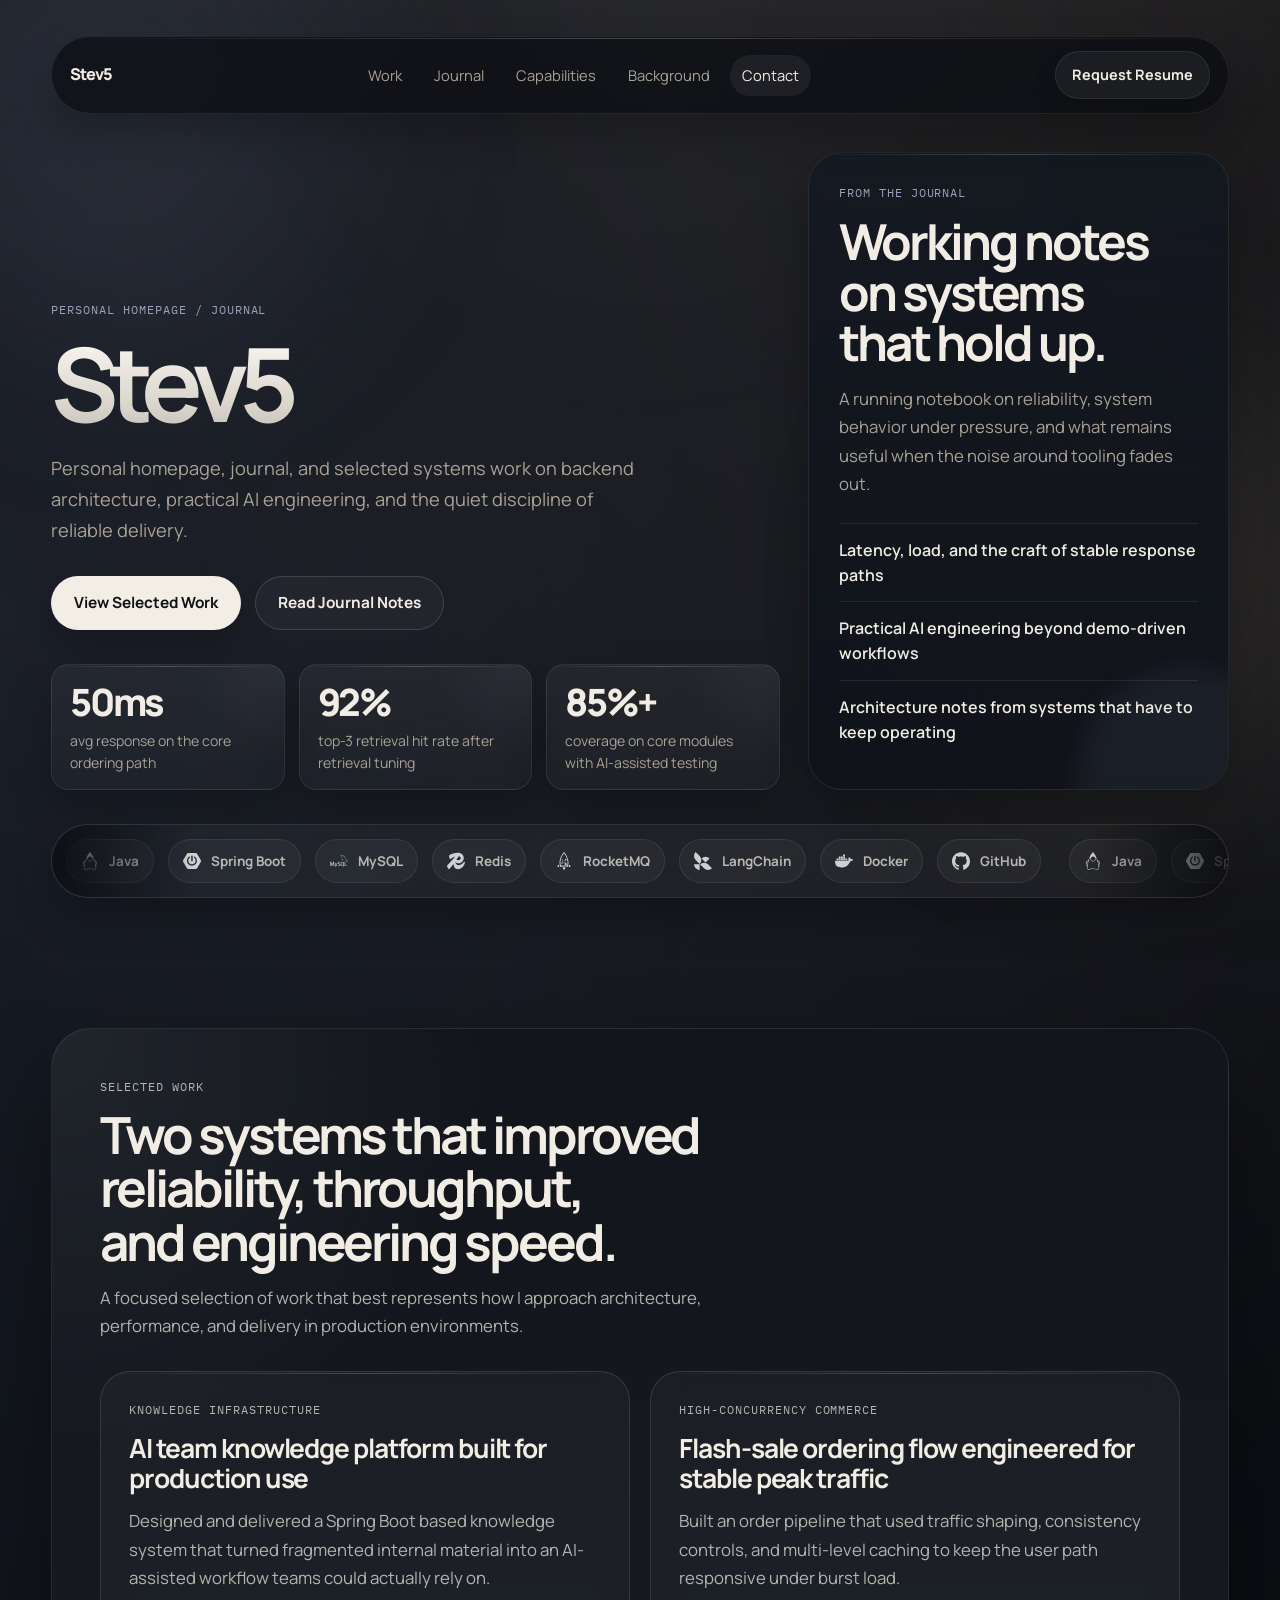
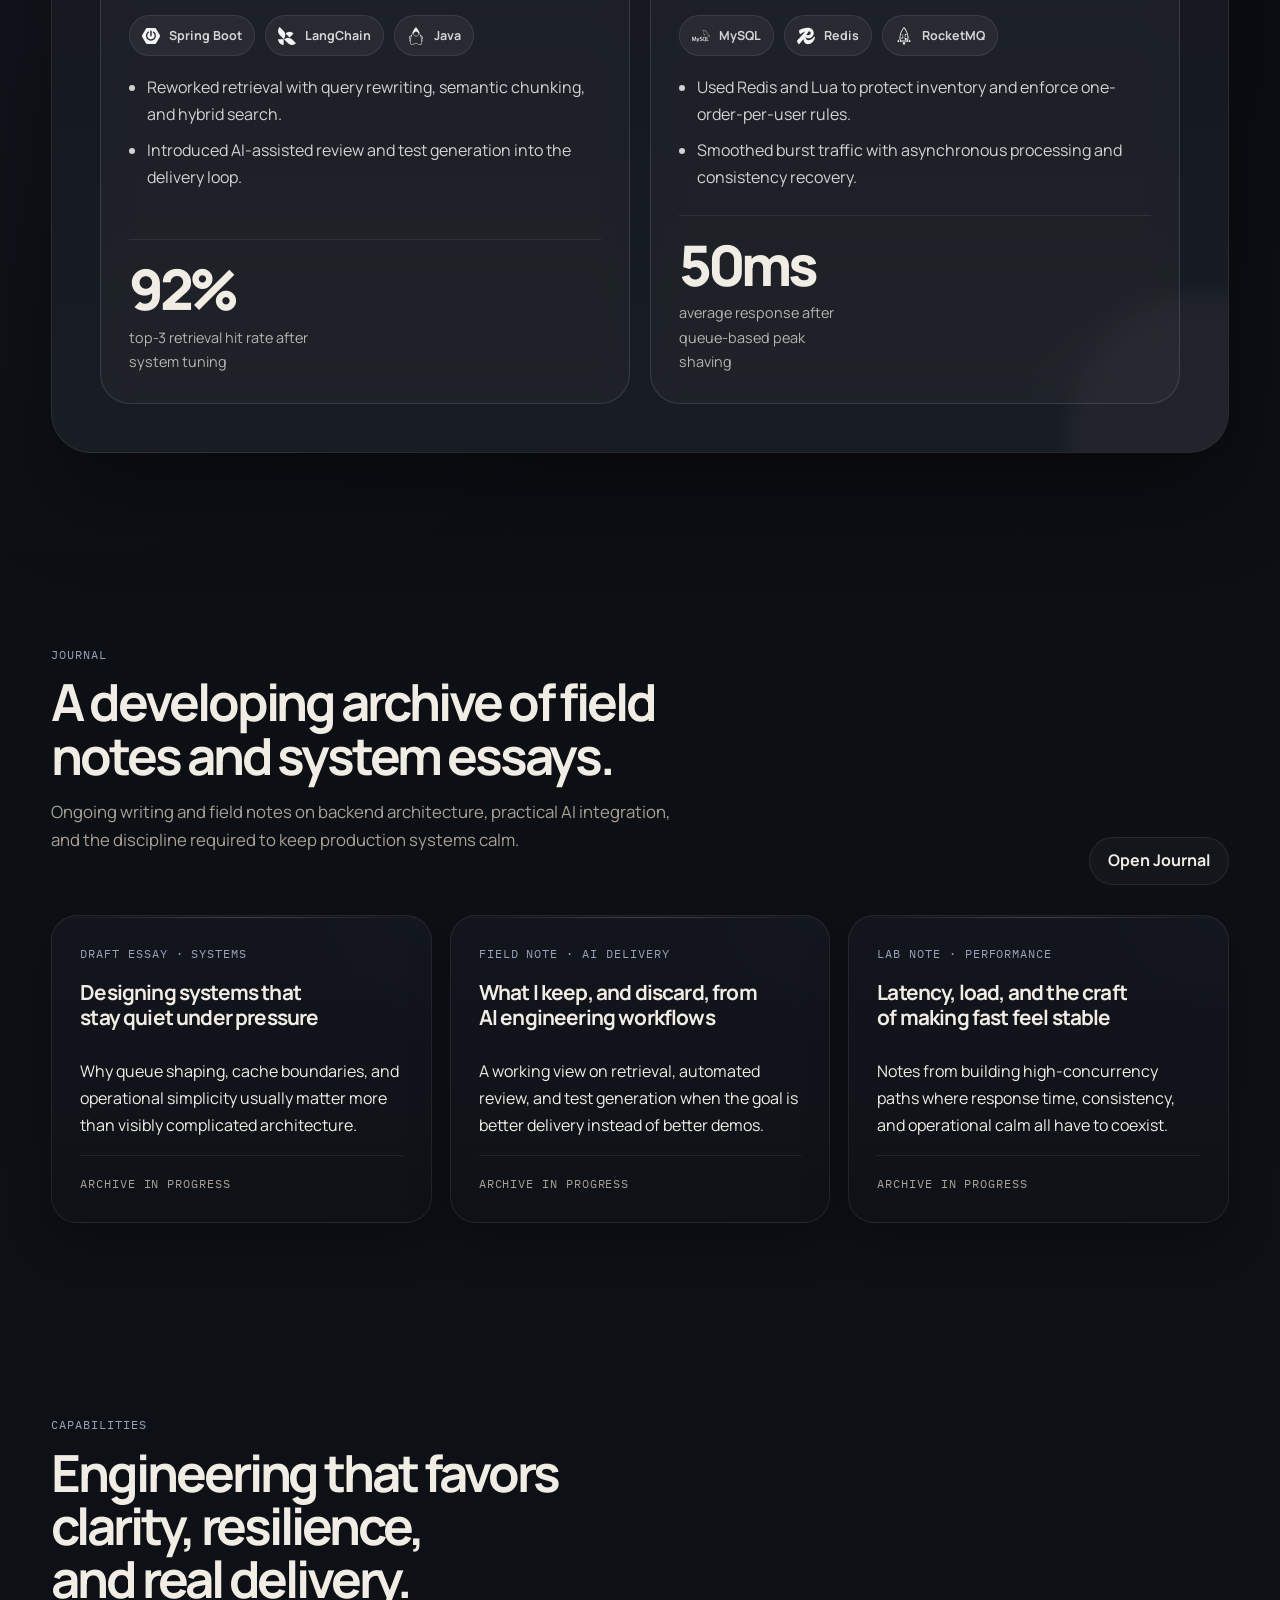
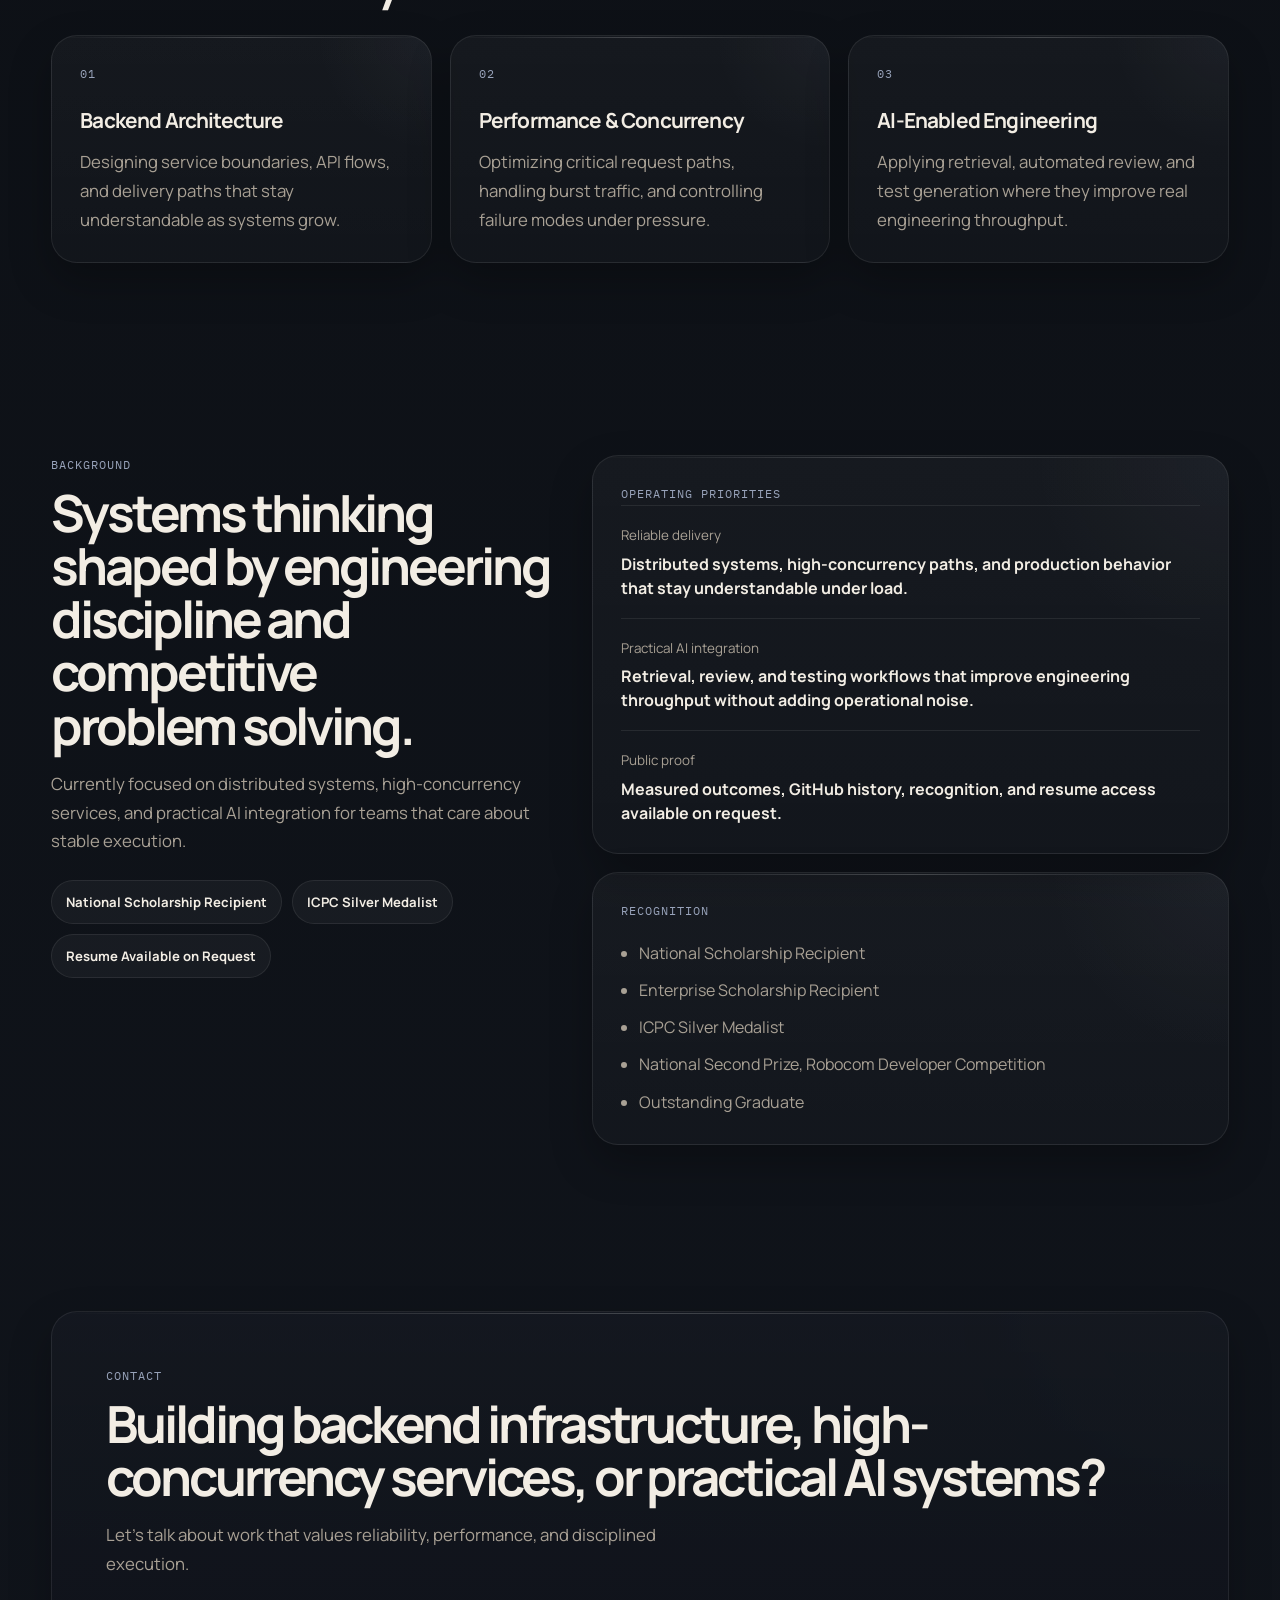
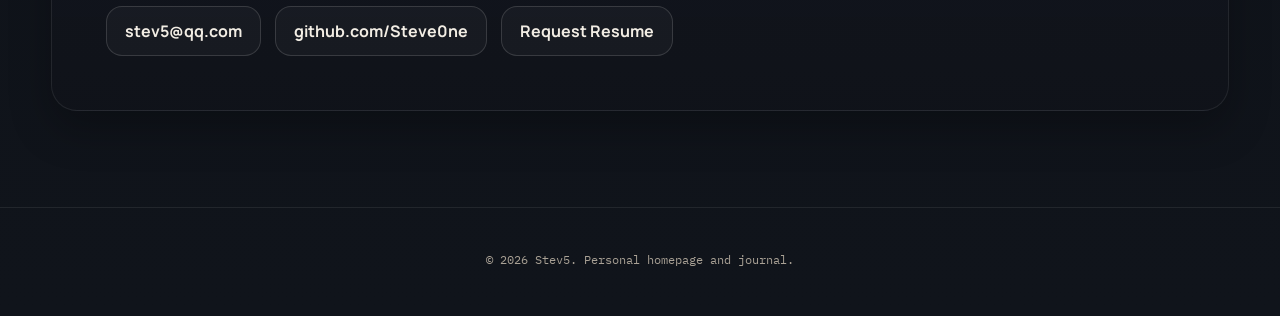
<file: index.html>
<!DOCTYPE html>
<html lang="en">
<head>
  <meta charset="UTF-8" />
  <meta name="viewport" content="width=device-width, initial-scale=1" />
  <meta name="author" content="Stev5" />
  <meta name="theme-color" content="#07090d" />
  <meta name="color-scheme" content="dark" />
  <meta name="robots" content="index,follow" />
  <meta
    name="description"
    content="Stev5 personal homepage and journal on backend systems, practical AI engineering, selected work, and notes from the process."
  />
  <link rel="canonical" href="https://steve0ne.github.io/" />
  <link rel="icon" type="image/svg+xml" href="/assets/img/favicon.svg" />
  <link rel="manifest" href="/assets/site.webmanifest" />
  <meta property="og:type" content="website" />
  <meta property="og:site_name" content="Stev5" />
  <meta property="og:title" content="Stev5 | Personal Homepage &amp; Journal" />
  <meta
    property="og:description"
    content="Stev5 personal homepage and journal on backend systems, practical AI engineering, selected work, and notes from the process."
  />
  <meta property="og:url" content="https://steve0ne.github.io/" />
  <meta property="og:image" content="https://steve0ne.github.io/assets/img/og-cover.svg" />
  <meta property="og:image:alt" content="Stev5 personal homepage and journal social cover." />
  <meta name="twitter:card" content="summary_large_image" />
  <meta name="twitter:title" content="Stev5 | Personal Homepage &amp; Journal" />
  <meta
    name="twitter:description"
    content="Stev5 personal homepage and journal on backend systems, practical AI engineering, selected work, and notes from the process."
  />
  <meta name="twitter:image" content="https://steve0ne.github.io/assets/img/og-cover.svg" />
  <title>Stev5 | Personal Homepage &amp; Journal</title>
  <link rel="preconnect" href="https://fonts.googleapis.com" />
  <link rel="preconnect" href="https://fonts.gstatic.com" crossorigin />
  <link
    href="https://fonts.googleapis.com/css2?family=IBM+Plex+Mono:wght@400;500;700&family=Manrope:wght@400;500;600;700;800&display=swap"
    rel="stylesheet"
  />
  <link rel="stylesheet" href="./assets/css/styles.css" />
</head>
<body>
  <div class="page-aura aura-a" aria-hidden="true"></div>
  <div class="page-aura aura-b" aria-hidden="true"></div>

  <header class="site-header">
    <div class="container nav-shell">
      <a class="brand" href="#top">Stev5</a>
      <nav class="site-nav" aria-label="Primary">
        <a href="#work">Work</a>
        <a href="./journal/">Journal</a>
        <a href="#capabilities">Capabilities</a>
        <a href="#background">Background</a>
        <a href="#contact">Contact</a>
      </nav>
      <a class="nav-cta" href="mailto:stev5@qq.com?subject=Resume%20Request">Request Resume</a>
    </div>
  </header>

  <main id="top">
    <section class="hero section">
      <div class="container hero-grid">
        <div class="hero-copy reveal-up" data-reveal="0">
          <p class="eyebrow">Personal Homepage / Journal</p>
          <h1 class="hero-title">Stev5</h1>
          <p class="hero-lead">
            Personal homepage, journal, and selected systems work on backend architecture,
            practical AI engineering, and the quiet discipline of reliable delivery.
          </p>
          <div class="hero-actions">
            <a class="btn btn-primary" href="#work">View Selected Work</a>
            <a class="btn btn-secondary" href="./journal/">Read Journal Notes</a>
          </div>

          <div class="proof-grid" aria-label="Selected proof points">
            <article class="proof-card">
              <p class="proof-value">50ms</p>
              <p class="proof-label">avg response on the core ordering path</p>
            </article>
            <article class="proof-card">
              <p class="proof-value">92%</p>
              <p class="proof-label">top-3 retrieval hit rate after retrieval tuning</p>
            </article>
            <article class="proof-card">
              <p class="proof-value">85%+</p>
              <p class="proof-label">coverage on core modules with AI-assisted testing</p>
            </article>
          </div>
        </div>

        <aside class="hero-note reveal-up" data-reveal="120">
          <p class="note-label">From The Journal</p>
          <h2>Working notes on systems that hold up.</h2>
          <p class="note-copy">
            A running notebook on reliability, system behavior under pressure, and what remains
            useful when the noise around tooling fades out.
          </p>
          <ul class="note-list">
            <li>Latency, load, and the craft of stable response paths</li>
            <li>Practical AI engineering beyond demo-driven workflows</li>
            <li>Architecture notes from systems that have to keep operating</li>
          </ul>
        </aside>
      </div>

      <div class="container reveal-up" data-reveal="180">
        <div class="logo-band" aria-label="Core technologies">
          <div class="logo-marquee">
            <div class="logo-track">
              <div class="logo-pill">
                <img src="./assets/img/logos/openjdk.svg" alt="Java logo" />
                <span>Java</span>
              </div>
              <div class="logo-pill">
                <img src="./assets/img/logos/springboot.svg" alt="Spring Boot logo" />
                <span>Spring Boot</span>
              </div>
              <div class="logo-pill">
                <img src="./assets/img/logos/mysql.svg" alt="MySQL logo" />
                <span>MySQL</span>
              </div>
              <div class="logo-pill">
                <img src="./assets/img/logos/redis.svg" alt="Redis logo" />
                <span>Redis</span>
              </div>
              <div class="logo-pill">
                <img src="./assets/img/logos/apacherocketmq.svg" alt="Apache RocketMQ logo" />
                <span>RocketMQ</span>
              </div>
              <div class="logo-pill">
                <img src="./assets/img/logos/langchain.svg" alt="LangChain logo" />
                <span>LangChain</span>
              </div>
              <div class="logo-pill">
                <img src="./assets/img/logos/docker.svg" alt="Docker logo" />
                <span>Docker</span>
              </div>
              <div class="logo-pill">
                <img src="./assets/img/logos/github.svg" alt="GitHub logo" />
                <span>GitHub</span>
              </div>
            </div>

            <div class="logo-track" aria-hidden="true">
              <div class="logo-pill">
                <img src="./assets/img/logos/openjdk.svg" alt="" />
                <span>Java</span>
              </div>
              <div class="logo-pill">
                <img src="./assets/img/logos/springboot.svg" alt="" />
                <span>Spring Boot</span>
              </div>
              <div class="logo-pill">
                <img src="./assets/img/logos/mysql.svg" alt="" />
                <span>MySQL</span>
              </div>
              <div class="logo-pill">
                <img src="./assets/img/logos/redis.svg" alt="" />
                <span>Redis</span>
              </div>
              <div class="logo-pill">
                <img src="./assets/img/logos/apacherocketmq.svg" alt="" />
                <span>RocketMQ</span>
              </div>
              <div class="logo-pill">
                <img src="./assets/img/logos/langchain.svg" alt="" />
                <span>LangChain</span>
              </div>
              <div class="logo-pill">
                <img src="./assets/img/logos/docker.svg" alt="" />
                <span>Docker</span>
              </div>
              <div class="logo-pill">
                <img src="./assets/img/logos/github.svg" alt="" />
                <span>GitHub</span>
              </div>
            </div>
          </div>
        </div>
      </div>
    </section>

    <section id="work" class="section section-emphasis">
      <div class="container work-shell">
        <div class="section-heading reveal-up" data-reveal="0">
          <p class="section-label">Selected Work</p>
          <h2>Two systems that improved reliability, throughput, and engineering speed.</h2>
          <p class="section-intro">
            A focused selection of work that best represents how I approach architecture,
            performance, and delivery in production environments.
          </p>
        </div>

        <div class="case-grid">
          <article class="case-card reveal-up" data-reveal="0">
            <div class="case-content">
              <p class="case-kicker">Knowledge Infrastructure</p>
              <h3>AI team knowledge platform built for production use</h3>
              <p class="case-summary">
                Designed and delivered a Spring Boot based knowledge system that turned fragmented
                internal material into an AI-assisted workflow teams could actually rely on.
              </p>

              <div class="case-logos" aria-label="Technologies used in the knowledge platform">
                <span class="case-logo">
                  <img src="./assets/img/logos/springboot.svg" alt="Spring Boot logo" />
                  <span>Spring Boot</span>
                </span>
                <span class="case-logo">
                  <img src="./assets/img/logos/langchain.svg" alt="LangChain logo" />
                  <span>LangChain</span>
                </span>
                <span class="case-logo">
                  <img src="./assets/img/logos/openjdk.svg" alt="Java logo" />
                  <span>Java</span>
                </span>
              </div>

              <ul class="case-list">
                <li>Reworked retrieval with query rewriting, semantic chunking, and hybrid search.</li>
                <li>Introduced AI-assisted review and test generation into the delivery loop.</li>
              </ul>
            </div>

            <div class="case-result">
              <p class="result-value">92%</p>
              <p class="result-label">top-3 retrieval hit rate after system tuning</p>
            </div>
          </article>

          <article class="case-card reveal-up" data-reveal="120">
            <div class="case-content">
              <p class="case-kicker">High-Concurrency Commerce</p>
              <h3>Flash-sale ordering flow engineered for stable peak traffic</h3>
              <p class="case-summary">
                Built an order pipeline that used traffic shaping, consistency controls, and
                multi-level caching to keep the user path responsive under burst load.
              </p>

              <div class="case-logos" aria-label="Technologies used in the commerce system">
                <span class="case-logo">
                  <img src="./assets/img/logos/mysql.svg" alt="MySQL logo" />
                  <span>MySQL</span>
                </span>
                <span class="case-logo">
                  <img src="./assets/img/logos/redis.svg" alt="Redis logo" />
                  <span>Redis</span>
                </span>
                <span class="case-logo">
                  <img src="./assets/img/logos/apacherocketmq.svg" alt="Apache RocketMQ logo" />
                  <span>RocketMQ</span>
                </span>
              </div>

              <ul class="case-list">
                <li>Used Redis and Lua to protect inventory and enforce one-order-per-user rules.</li>
                <li>Smoothed burst traffic with asynchronous processing and consistency recovery.</li>
              </ul>
            </div>

            <div class="case-result">
              <p class="result-value">50ms</p>
              <p class="result-label">average response after queue-based peak shaving</p>
            </div>
          </article>
        </div>
      </div>
    </section>

    <section id="journal" class="section">
      <div class="container">
        <div class="section-head-row reveal-up" data-reveal="0">
          <div class="section-heading narrow">
            <p class="section-label">Journal</p>
            <h2>A developing archive of field notes and system essays.</h2>
            <p class="section-intro">
              Ongoing writing and field notes on backend architecture, practical AI integration, and
              the discipline required to keep production systems calm.
            </p>
          </div>
          <a class="section-link" href="./journal/">Open Journal</a>
        </div>

        <div class="journal-grid">
          <a class="journal-card reveal-up" data-reveal="0" href="./journal/posts/quiet-systems-under-pressure.html">
            <p class="journal-meta">Draft Essay · Systems</p>
            <h3>Designing systems that stay quiet under pressure</h3>
            <p>
              Why queue shaping, cache boundaries, and operational simplicity usually matter more
              than visibly complicated architecture.
            </p>
            <p class="journal-foot">Archive in progress</p>
          </a>

          <a class="journal-card reveal-up" data-reveal="100" href="./journal/posts/ai-workflows-worth-keeping.html">
            <p class="journal-meta">Field Note · AI Delivery</p>
            <h3>What I keep, and discard, from AI engineering workflows</h3>
            <p>
              A working view on retrieval, automated review, and test generation when the goal is
              better delivery instead of better demos.
            </p>
            <p class="journal-foot">Archive in progress</p>
          </a>

          <a class="journal-card reveal-up" data-reveal="200" href="./journal/posts/latency-load-stability.html">
            <p class="journal-meta">Lab Note · Performance</p>
            <h3>Latency, load, and the craft of making fast feel stable</h3>
            <p>
              Notes from building high-concurrency paths where response time, consistency, and
              operational calm all have to coexist.
            </p>
            <p class="journal-foot">Archive in progress</p>
          </a>
        </div>
      </div>
    </section>

    <section id="capabilities" class="section">
      <div class="container">
        <div class="section-heading narrow reveal-up" data-reveal="0">
          <p class="section-label">Capabilities</p>
          <h2>Engineering that favors clarity, resilience, and real delivery.</h2>
        </div>

        <div class="capability-grid">
          <article class="capability-card reveal-up" data-reveal="0">
            <p class="card-index">01</p>
            <h3>Backend Architecture</h3>
            <p class="capability-copy">
              Designing service boundaries, API flows, and delivery paths that stay understandable
              as systems grow.
            </p>
          </article>

          <article class="capability-card reveal-up" data-reveal="100">
            <p class="card-index">02</p>
            <h3>Performance &amp; Concurrency</h3>
            <p class="capability-copy">
              Optimizing critical request paths, handling burst traffic, and controlling failure
              modes under pressure.
            </p>
          </article>

          <article class="capability-card reveal-up" data-reveal="200">
            <p class="card-index">03</p>
            <h3>AI-Enabled Engineering</h3>
            <p class="capability-copy">
              Applying retrieval, automated review, and test generation where they improve real
              engineering throughput.
            </p>
          </article>
        </div>
      </div>
    </section>

    <section id="background" class="section">
      <div class="container background-layout">
        <div class="background-intro reveal-up" data-reveal="0">
          <p class="section-label">Background</p>
          <h2>Systems thinking shaped by engineering discipline and competitive problem solving.</h2>
          <p class="background-copy">
            Currently focused on distributed systems, high-concurrency services, and practical AI
            integration for teams that care about stable execution.
          </p>

          <div class="trust-list">
            <span>National Scholarship Recipient</span>
            <span>ICPC Silver Medalist</span>
            <span>Resume Available on Request</span>
          </div>
        </div>

        <div class="credential-grid">
          <article class="credential-card reveal-up" data-reveal="80">
            <p class="credential-label">Operating Priorities</p>
            <div class="credential-item">
              <span>Reliable delivery</span>
              <strong>Distributed systems, high-concurrency paths, and production behavior that stay understandable under load.</strong>
            </div>
            <div class="credential-item">
              <span>Practical AI integration</span>
              <strong>Retrieval, review, and testing workflows that improve engineering throughput without adding operational noise.</strong>
            </div>
            <div class="credential-item">
              <span>Public proof</span>
              <strong>Measured outcomes, GitHub history, recognition, and resume access available on request.</strong>
            </div>
          </article>

          <article class="credential-card reveal-up" data-reveal="160">
            <p class="credential-label">Recognition</p>
            <ul class="credential-list">
              <li>National Scholarship Recipient</li>
              <li>Enterprise Scholarship Recipient</li>
              <li>ICPC Silver Medalist</li>
              <li>National Second Prize, Robocom Developer Competition</li>
              <li>Outstanding Graduate</li>
            </ul>
          </article>
        </div>
      </div>
    </section>

    <section id="contact" class="section contact-section">
      <div class="container">
        <article class="contact-panel reveal-up" data-reveal="0">
          <p class="section-label">Contact</p>
          <h2>Building backend infrastructure, high-concurrency services, or practical AI systems?</h2>
          <p class="contact-copy">
            Let&apos;s talk about work that values reliability, performance, and disciplined
            execution.
          </p>

          <div class="contact-links">
            <a href="mailto:stev5@qq.com">stev5@qq.com</a>
            <a href="https://github.com/Steve0ne" target="_blank" rel="noreferrer">github.com/Steve0ne</a>
            <a href="mailto:stev5@qq.com?subject=Resume%20Request">Request Resume</a>
          </div>
        </article>
      </div>
    </section>
  </main>

  <footer class="footer">
    <p>© <span id="year"></span> Stev5. Personal homepage and journal.</p>
  </footer>

  <script src="./assets/js/script.js"></script>
</body>
</html>
</file>
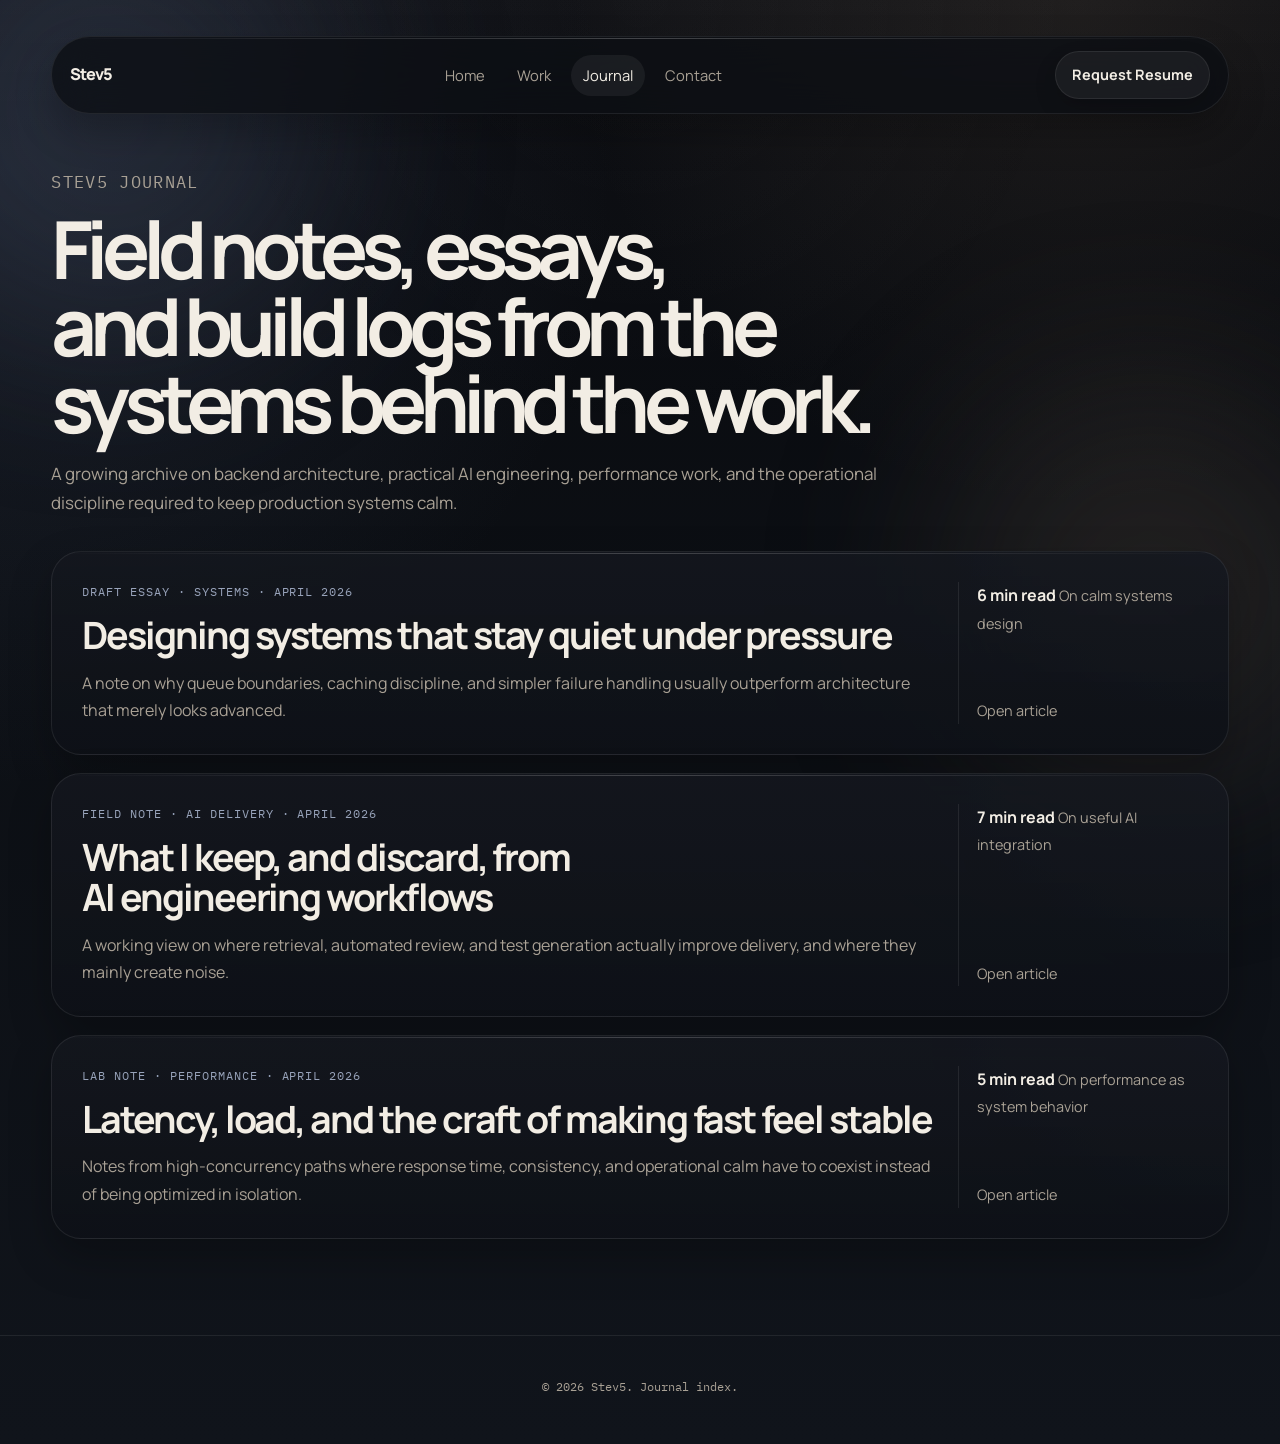
<file: journal/index.html>
<!DOCTYPE html>
<html lang="en">
<head>
  <meta charset="UTF-8" />
  <meta name="viewport" content="width=device-width, initial-scale=1" />
  <meta name="author" content="Stev5" />
  <meta name="theme-color" content="#07090d" />
  <meta name="color-scheme" content="dark" />
  <meta name="robots" content="index,follow" />
  <meta
    name="description"
    content="Stev5 Journal: field notes, essays, and build logs on backend systems, practical AI engineering, and reliable delivery."
  />
  <link rel="canonical" href="https://steve0ne.github.io/journal/" />
  <link rel="icon" type="image/svg+xml" href="/assets/img/favicon.svg" />
  <link rel="manifest" href="/assets/site.webmanifest" />
  <meta property="og:type" content="website" />
  <meta property="og:site_name" content="Stev5" />
  <meta property="og:title" content="Journal | Stev5" />
  <meta
    property="og:description"
    content="Stev5 Journal: field notes, essays, and build logs on backend systems, practical AI engineering, and reliable delivery."
  />
  <meta property="og:url" content="https://steve0ne.github.io/journal/" />
  <meta property="og:image" content="https://steve0ne.github.io/assets/img/og-cover.svg" />
  <meta property="og:image:alt" content="Stev5 journal social cover." />
  <meta name="twitter:card" content="summary_large_image" />
  <meta name="twitter:title" content="Journal | Stev5" />
  <meta
    name="twitter:description"
    content="Stev5 Journal: field notes, essays, and build logs on backend systems, practical AI engineering, and reliable delivery."
  />
  <meta name="twitter:image" content="https://steve0ne.github.io/assets/img/og-cover.svg" />
  <title>Journal | Stev5</title>
  <link rel="preconnect" href="https://fonts.googleapis.com" />
  <link rel="preconnect" href="https://fonts.gstatic.com" crossorigin />
  <link
    href="https://fonts.googleapis.com/css2?family=IBM+Plex+Mono:wght@400;500;700&family=Manrope:wght@400;500;600;700;800&display=swap"
    rel="stylesheet"
  />
  <link rel="stylesheet" href="../assets/css/styles.css" />
</head>
<body class="journal-page">
  <div class="page-aura aura-a" aria-hidden="true"></div>
  <div class="page-aura aura-b" aria-hidden="true"></div>

  <header class="site-header">
    <div class="container nav-shell">
      <a class="brand" href="../index.html">Stev5</a>
      <nav class="site-nav" aria-label="Primary">
        <a href="../index.html">Home</a>
        <a href="../index.html#work">Work</a>
        <a class="is-active" aria-current="page" href="./">Journal</a>
        <a href="../index.html#contact">Contact</a>
      </nav>
      <a class="nav-cta" href="mailto:stev5@qq.com?subject=Resume%20Request">Request Resume</a>
    </div>
  </header>

  <main>
    <section class="section journal-hero">
      <div class="container">
        <div class="journal-hero-copy reveal-up" data-reveal="0">
          <p class="eyebrow">Stev5 Journal</p>
          <h1>Field notes, essays, and build logs from the systems behind the work.</h1>
          <p>
            A growing archive on backend architecture, practical AI engineering, performance work,
            and the operational discipline required to keep production systems calm.
          </p>
        </div>

        <div class="journal-list">
          <a class="journal-index-card reveal-up" data-reveal="80" href="./posts/quiet-systems-under-pressure.html">
            <div>
              <p class="journal-index-meta">Draft Essay · Systems · April 2026</p>
              <h2>Designing systems that stay quiet under pressure</h2>
              <p class="journal-index-summary">
                A note on why queue boundaries, caching discipline, and simpler failure handling
                usually outperform architecture that merely looks advanced.
              </p>
            </div>
            <div class="journal-index-side">
              <div>
                <strong>6 min read</strong>
                <span>On calm systems design</span>
              </div>
              <span>Open article</span>
            </div>
          </a>

          <a class="journal-index-card reveal-up" data-reveal="140" href="./posts/ai-workflows-worth-keeping.html">
            <div>
              <p class="journal-index-meta">Field Note · AI Delivery · April 2026</p>
              <h2>What I keep, and discard, from AI engineering workflows</h2>
              <p class="journal-index-summary">
                A working view on where retrieval, automated review, and test generation actually
                improve delivery, and where they mainly create noise.
              </p>
            </div>
            <div class="journal-index-side">
              <div>
                <strong>7 min read</strong>
                <span>On useful AI integration</span>
              </div>
              <span>Open article</span>
            </div>
          </a>

          <a class="journal-index-card reveal-up" data-reveal="200" href="./posts/latency-load-stability.html">
            <div>
              <p class="journal-index-meta">Lab Note · Performance · April 2026</p>
              <h2>Latency, load, and the craft of making fast feel stable</h2>
              <p class="journal-index-summary">
                Notes from high-concurrency paths where response time, consistency, and operational
                calm have to coexist instead of being optimized in isolation.
              </p>
            </div>
            <div class="journal-index-side">
              <div>
                <strong>5 min read</strong>
                <span>On performance as system behavior</span>
              </div>
              <span>Open article</span>
            </div>
          </a>
        </div>
      </div>
    </section>
  </main>

  <footer class="footer">
    <p>© <span id="year"></span> Stev5. Journal index.</p>
  </footer>

  <script src="../assets/js/script.js"></script>
</body>
</html>
</file>
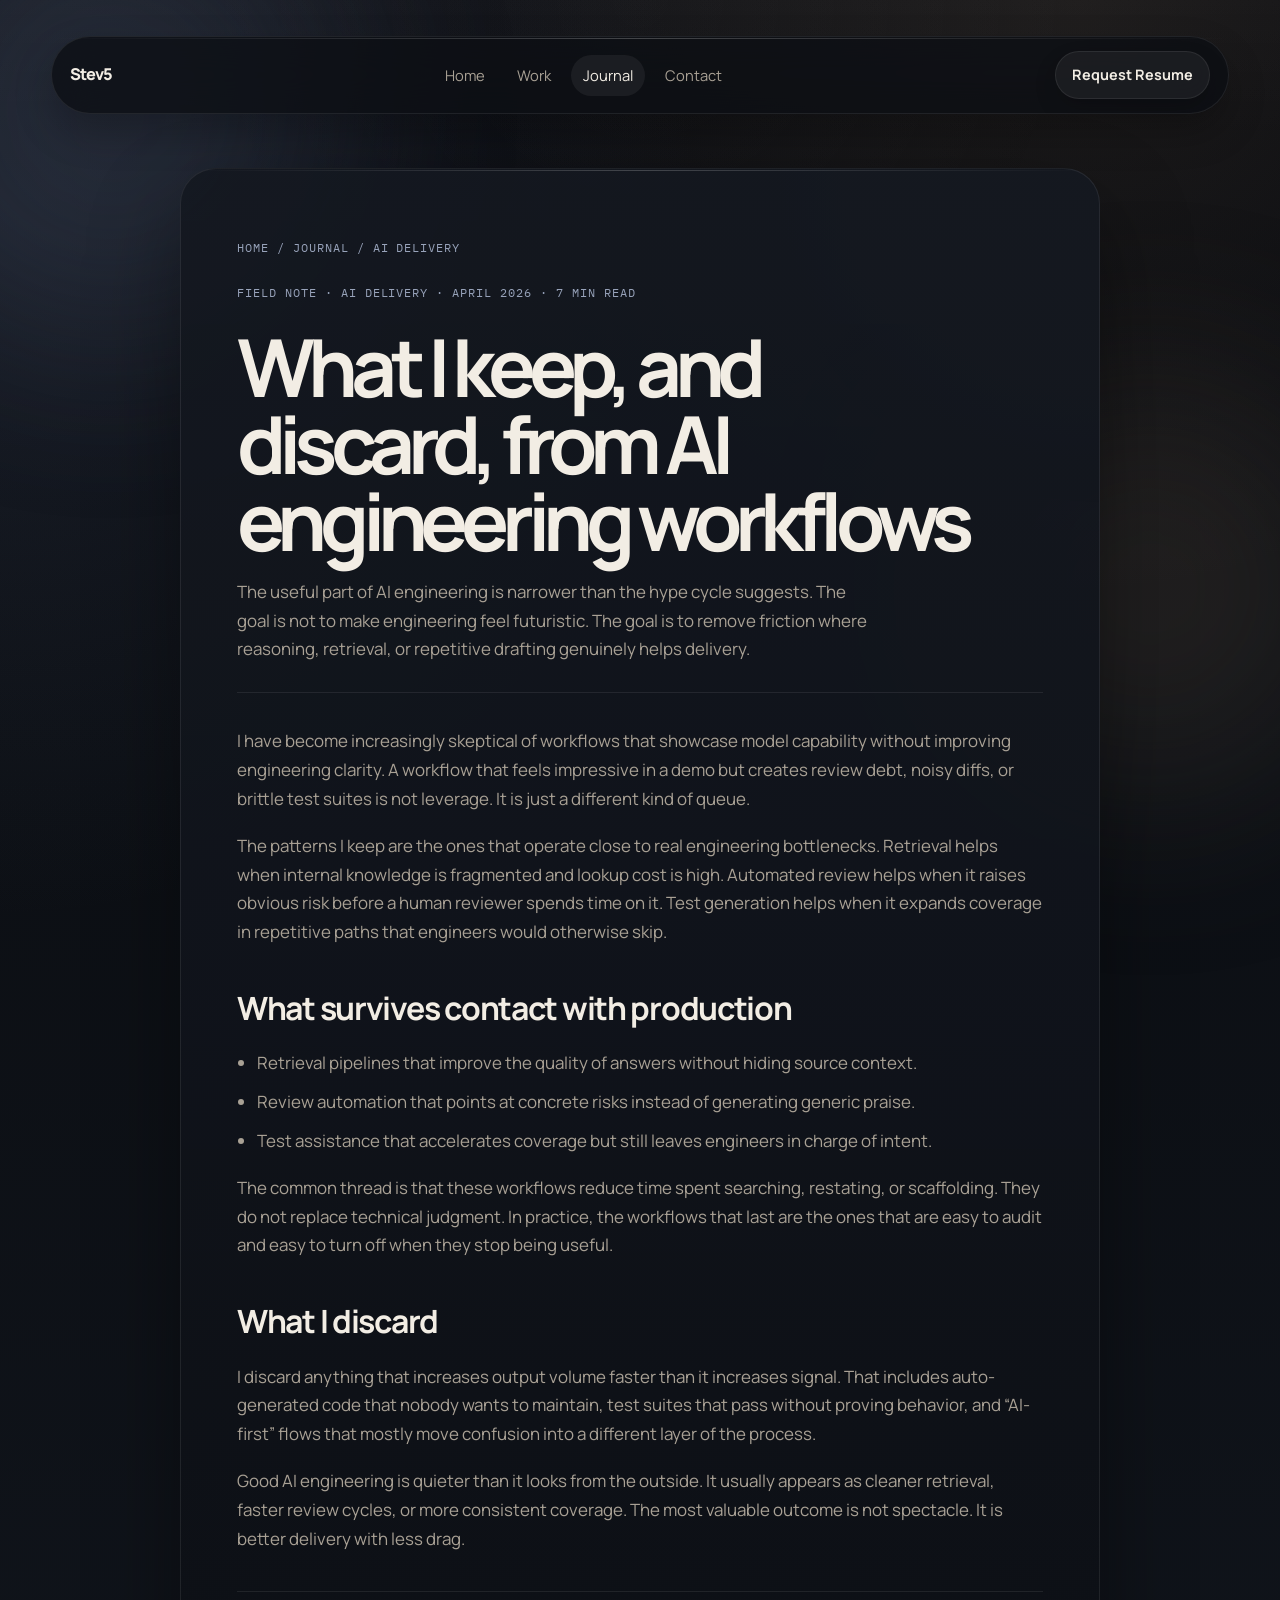
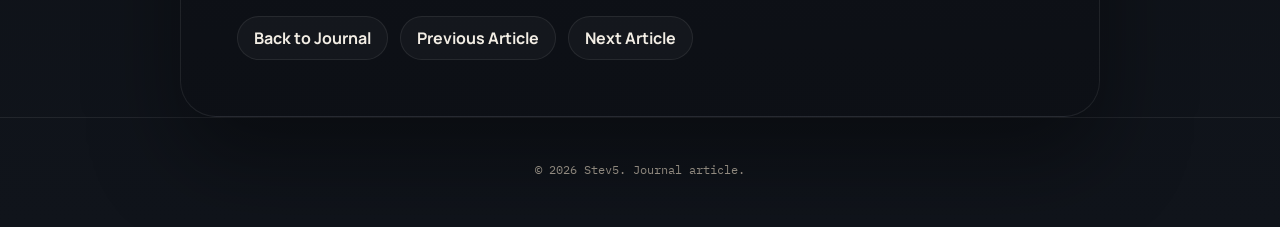
<file: journal/posts/ai-workflows-worth-keeping.html>
<!DOCTYPE html>
<html lang="en">
<head>
  <meta charset="UTF-8" />
  <meta name="viewport" content="width=device-width, initial-scale=1" />
  <meta name="author" content="Stev5" />
  <meta name="theme-color" content="#07090d" />
  <meta name="color-scheme" content="dark" />
  <meta name="robots" content="index,follow" />
  <meta
    name="description"
    content="Stev5 Journal: What I keep, and discard, from AI engineering workflows."
  />
  <link rel="canonical" href="https://steve0ne.github.io/journal/posts/ai-workflows-worth-keeping.html" />
  <link rel="icon" type="image/svg+xml" href="/assets/img/favicon.svg" />
  <link rel="manifest" href="/assets/site.webmanifest" />
  <meta property="og:type" content="article" />
  <meta property="og:site_name" content="Stev5" />
  <meta property="og:title" content="What I keep, and discard, from AI engineering workflows | Stev5" />
  <meta
    property="og:description"
    content="Stev5 Journal: What I keep, and discard, from AI engineering workflows."
  />
  <meta property="og:url" content="https://steve0ne.github.io/journal/posts/ai-workflows-worth-keeping.html" />
  <meta property="og:image" content="https://steve0ne.github.io/assets/img/og-cover.svg" />
  <meta property="og:image:alt" content="Stev5 journal social cover." />
  <meta property="article:author" content="Stev5" />
  <meta property="article:section" content="AI Delivery" />
  <meta name="twitter:card" content="summary_large_image" />
  <meta name="twitter:title" content="What I keep, and discard, from AI engineering workflows | Stev5" />
  <meta
    name="twitter:description"
    content="Stev5 Journal: What I keep, and discard, from AI engineering workflows."
  />
  <meta name="twitter:image" content="https://steve0ne.github.io/assets/img/og-cover.svg" />
  <title>What I keep, and discard, from AI engineering workflows | Stev5</title>
  <link rel="preconnect" href="https://fonts.googleapis.com" />
  <link rel="preconnect" href="https://fonts.gstatic.com" crossorigin />
  <link
    href="https://fonts.googleapis.com/css2?family=IBM+Plex+Mono:wght@400;500;700&family=Manrope:wght@400;500;600;700;800&display=swap"
    rel="stylesheet"
  />
  <link rel="stylesheet" href="../../assets/css/styles.css" />
</head>
<body class="post-page">
  <div class="page-aura aura-a" aria-hidden="true"></div>
  <div class="page-aura aura-b" aria-hidden="true"></div>

  <header class="site-header">
    <div class="container nav-shell">
      <a class="brand" href="../../index.html">Stev5</a>
      <nav class="site-nav" aria-label="Primary">
        <a href="../../index.html">Home</a>
        <a href="../../index.html#work">Work</a>
        <a class="is-active" aria-current="page" href="../index.html">Journal</a>
        <a href="../../index.html#contact">Contact</a>
      </nav>
      <a class="nav-cta" href="mailto:stev5@qq.com?subject=Resume%20Request">Request Resume</a>
    </div>
  </header>

  <main>
    <article class="post-shell reveal-up" data-reveal="0">
      <header class="post-header">
        <p class="breadcrumb"><a href="../../index.html">Home</a> / <a href="../index.html">Journal</a> / AI Delivery</p>
        <p class="post-meta">Field Note · AI Delivery · April 2026 · 7 min read</p>
        <h1>What I keep, and discard, from AI engineering workflows</h1>
        <p class="post-dek">
          The useful part of AI engineering is narrower than the hype cycle suggests. The goal is
          not to make engineering feel futuristic. The goal is to remove friction where reasoning,
          retrieval, or repetitive drafting genuinely helps delivery.
        </p>
      </header>

      <div class="post-body">
        <p>
          I have become increasingly skeptical of workflows that showcase model capability without
          improving engineering clarity. A workflow that feels impressive in a demo but creates
          review debt, noisy diffs, or brittle test suites is not leverage. It is just a different
          kind of queue.
        </p>

        <p>
          The patterns I keep are the ones that operate close to real engineering bottlenecks.
          Retrieval helps when internal knowledge is fragmented and lookup cost is high. Automated
          review helps when it raises obvious risk before a human reviewer spends time on it. Test
          generation helps when it expands coverage in repetitive paths that engineers would
          otherwise skip.
        </p>

        <h2>What survives contact with production</h2>
        <ul>
          <li>Retrieval pipelines that improve the quality of answers without hiding source context.</li>
          <li>Review automation that points at concrete risks instead of generating generic praise.</li>
          <li>Test assistance that accelerates coverage but still leaves engineers in charge of intent.</li>
        </ul>

        <p>
          The common thread is that these workflows reduce time spent searching, restating, or
          scaffolding. They do not replace technical judgment. In practice, the workflows that last
          are the ones that are easy to audit and easy to turn off when they stop being useful.
        </p>

        <h2>What I discard</h2>
        <p>
          I discard anything that increases output volume faster than it increases signal. That
          includes auto-generated code that nobody wants to maintain, test suites that pass without
          proving behavior, and “AI-first” flows that mostly move confusion into a different layer
          of the process.
        </p>

        <p>
          Good AI engineering is quieter than it looks from the outside. It usually appears as
          cleaner retrieval, faster review cycles, or more consistent coverage. The most valuable
          outcome is not spectacle. It is better delivery with less drag.
        </p>
      </div>

      <nav class="post-nav" aria-label="Post navigation">
        <a href="../index.html">Back to Journal</a>
        <a href="./quiet-systems-under-pressure.html">Previous Article</a>
        <a href="./latency-load-stability.html">Next Article</a>
      </nav>
    </article>
  </main>

  <footer class="footer">
    <p>© <span id="year"></span> Stev5. Journal article.</p>
  </footer>

  <script src="../../assets/js/script.js"></script>
</body>
</html>
</file>
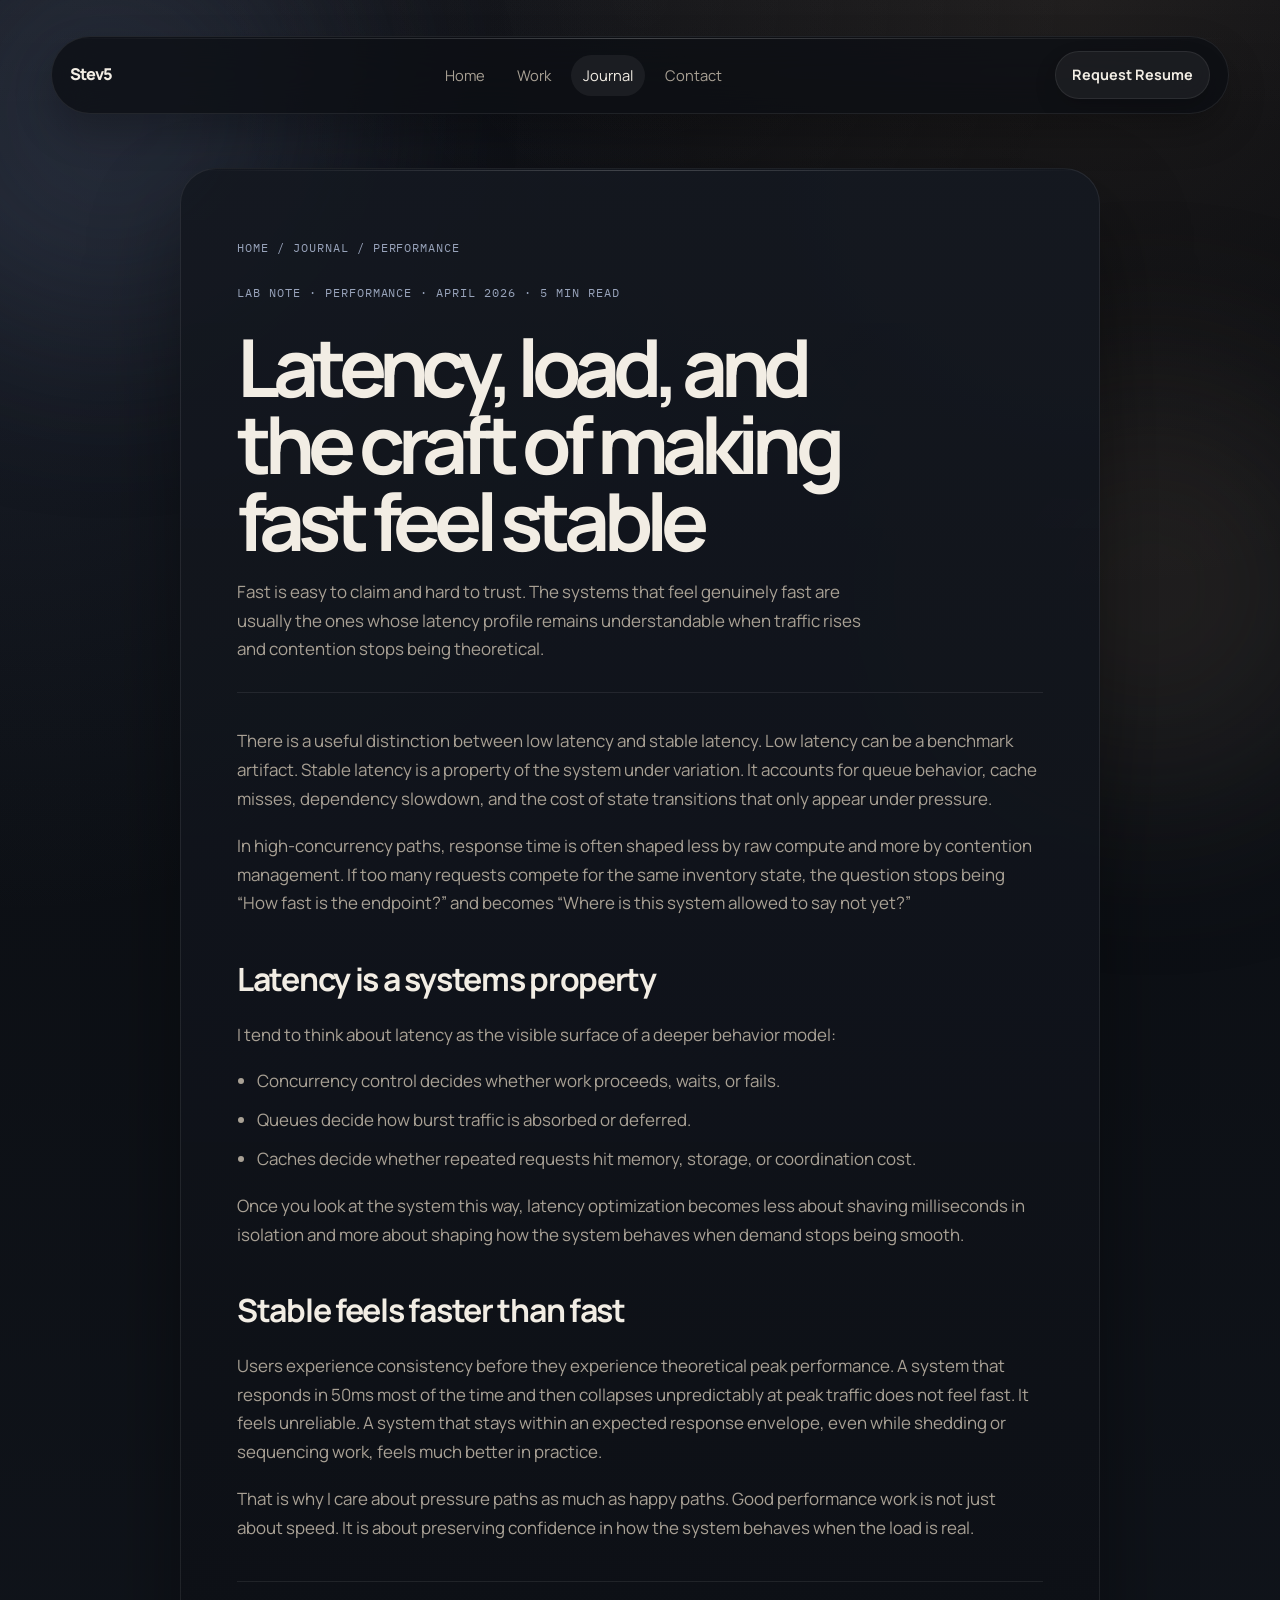
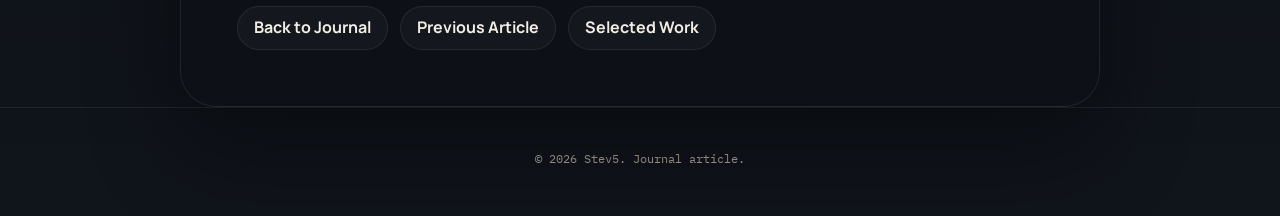
<file: journal/posts/latency-load-stability.html>
<!DOCTYPE html>
<html lang="en">
<head>
  <meta charset="UTF-8" />
  <meta name="viewport" content="width=device-width, initial-scale=1" />
  <meta name="author" content="Stev5" />
  <meta name="theme-color" content="#07090d" />
  <meta name="color-scheme" content="dark" />
  <meta name="robots" content="index,follow" />
  <meta
    name="description"
    content="Stev5 Journal: Latency, load, and the craft of making fast feel stable."
  />
  <link rel="canonical" href="https://steve0ne.github.io/journal/posts/latency-load-stability.html" />
  <link rel="icon" type="image/svg+xml" href="/assets/img/favicon.svg" />
  <link rel="manifest" href="/assets/site.webmanifest" />
  <meta property="og:type" content="article" />
  <meta property="og:site_name" content="Stev5" />
  <meta property="og:title" content="Latency, load, and the craft of making fast feel stable | Stev5" />
  <meta
    property="og:description"
    content="Stev5 Journal: Latency, load, and the craft of making fast feel stable."
  />
  <meta property="og:url" content="https://steve0ne.github.io/journal/posts/latency-load-stability.html" />
  <meta property="og:image" content="https://steve0ne.github.io/assets/img/og-cover.svg" />
  <meta property="og:image:alt" content="Stev5 journal social cover." />
  <meta property="article:author" content="Stev5" />
  <meta property="article:section" content="Performance" />
  <meta name="twitter:card" content="summary_large_image" />
  <meta name="twitter:title" content="Latency, load, and the craft of making fast feel stable | Stev5" />
  <meta
    name="twitter:description"
    content="Stev5 Journal: Latency, load, and the craft of making fast feel stable."
  />
  <meta name="twitter:image" content="https://steve0ne.github.io/assets/img/og-cover.svg" />
  <title>Latency, load, and the craft of making fast feel stable | Stev5</title>
  <link rel="preconnect" href="https://fonts.googleapis.com" />
  <link rel="preconnect" href="https://fonts.gstatic.com" crossorigin />
  <link
    href="https://fonts.googleapis.com/css2?family=IBM+Plex+Mono:wght@400;500;700&family=Manrope:wght@400;500;600;700;800&display=swap"
    rel="stylesheet"
  />
  <link rel="stylesheet" href="../../assets/css/styles.css" />
</head>
<body class="post-page">
  <div class="page-aura aura-a" aria-hidden="true"></div>
  <div class="page-aura aura-b" aria-hidden="true"></div>

  <header class="site-header">
    <div class="container nav-shell">
      <a class="brand" href="../../index.html">Stev5</a>
      <nav class="site-nav" aria-label="Primary">
        <a href="../../index.html">Home</a>
        <a href="../../index.html#work">Work</a>
        <a class="is-active" aria-current="page" href="../index.html">Journal</a>
        <a href="../../index.html#contact">Contact</a>
      </nav>
      <a class="nav-cta" href="mailto:stev5@qq.com?subject=Resume%20Request">Request Resume</a>
    </div>
  </header>

  <main>
    <article class="post-shell reveal-up" data-reveal="0">
      <header class="post-header">
        <p class="breadcrumb"><a href="../../index.html">Home</a> / <a href="../index.html">Journal</a> / Performance</p>
        <p class="post-meta">Lab Note · Performance · April 2026 · 5 min read</p>
        <h1>Latency, load, and the craft of making fast feel stable</h1>
        <p class="post-dek">
          Fast is easy to claim and hard to trust. The systems that feel genuinely fast are usually
          the ones whose latency profile remains understandable when traffic rises and contention
          stops being theoretical.
        </p>
      </header>

      <div class="post-body">
        <p>
          There is a useful distinction between low latency and stable latency. Low latency can be
          a benchmark artifact. Stable latency is a property of the system under variation. It
          accounts for queue behavior, cache misses, dependency slowdown, and the cost of state
          transitions that only appear under pressure.
        </p>

        <p>
          In high-concurrency paths, response time is often shaped less by raw compute and more by
          contention management. If too many requests compete for the same inventory state, the
          question stops being “How fast is the endpoint?” and becomes “Where is this system allowed
          to say not yet?”
        </p>

        <h2>Latency is a systems property</h2>
        <p>
          I tend to think about latency as the visible surface of a deeper behavior model:
        </p>

        <ul>
          <li>Concurrency control decides whether work proceeds, waits, or fails.</li>
          <li>Queues decide how burst traffic is absorbed or deferred.</li>
          <li>Caches decide whether repeated requests hit memory, storage, or coordination cost.</li>
        </ul>

        <p>
          Once you look at the system this way, latency optimization becomes less about shaving
          milliseconds in isolation and more about shaping how the system behaves when demand stops
          being smooth.
        </p>

        <h2>Stable feels faster than fast</h2>
        <p>
          Users experience consistency before they experience theoretical peak performance. A system
          that responds in 50ms most of the time and then collapses unpredictably at peak traffic
          does not feel fast. It feels unreliable. A system that stays within an expected response
          envelope, even while shedding or sequencing work, feels much better in practice.
        </p>

        <p>
          That is why I care about pressure paths as much as happy paths. Good performance work is
          not just about speed. It is about preserving confidence in how the system behaves when the
          load is real.
        </p>
      </div>

      <nav class="post-nav" aria-label="Post navigation">
        <a href="../index.html">Back to Journal</a>
        <a href="./ai-workflows-worth-keeping.html">Previous Article</a>
        <a href="../../index.html#work">Selected Work</a>
      </nav>
    </article>
  </main>

  <footer class="footer">
    <p>© <span id="year"></span> Stev5. Journal article.</p>
  </footer>

  <script src="../../assets/js/script.js"></script>
</body>
</html>
</file>
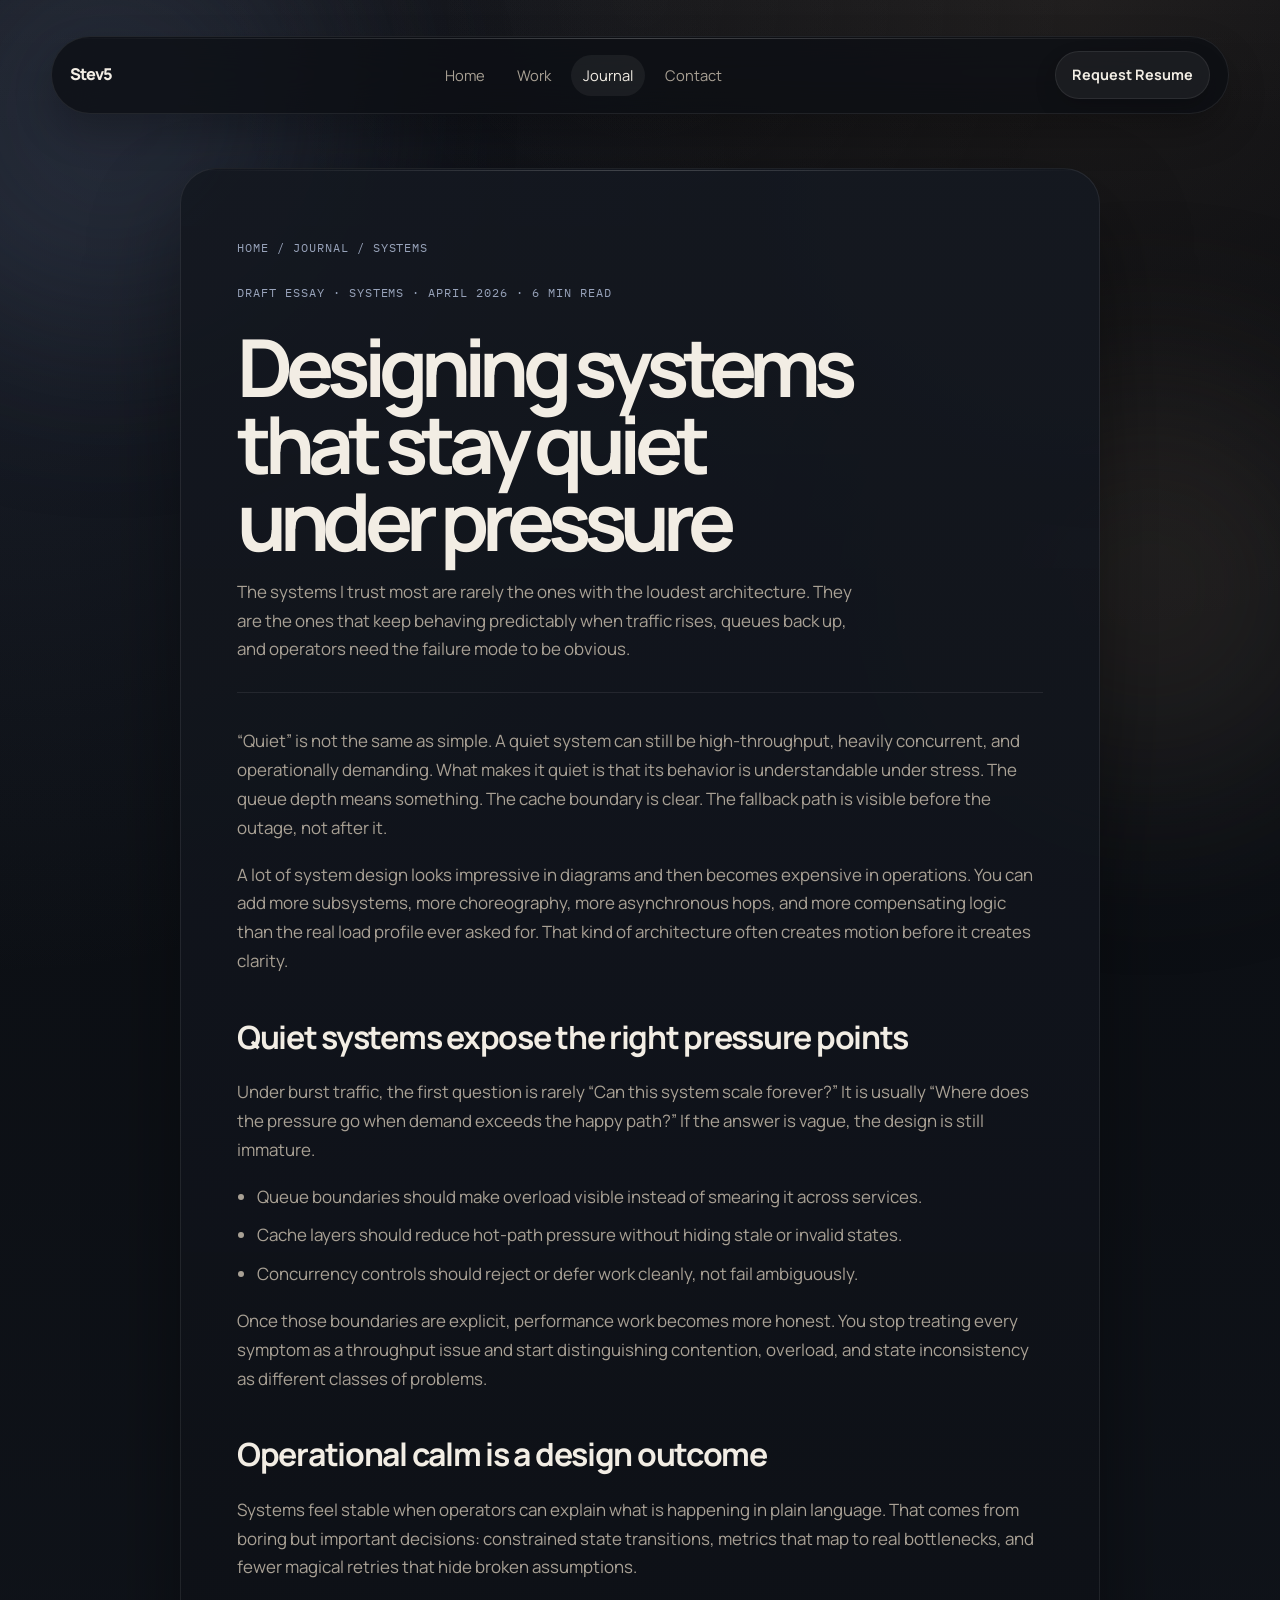
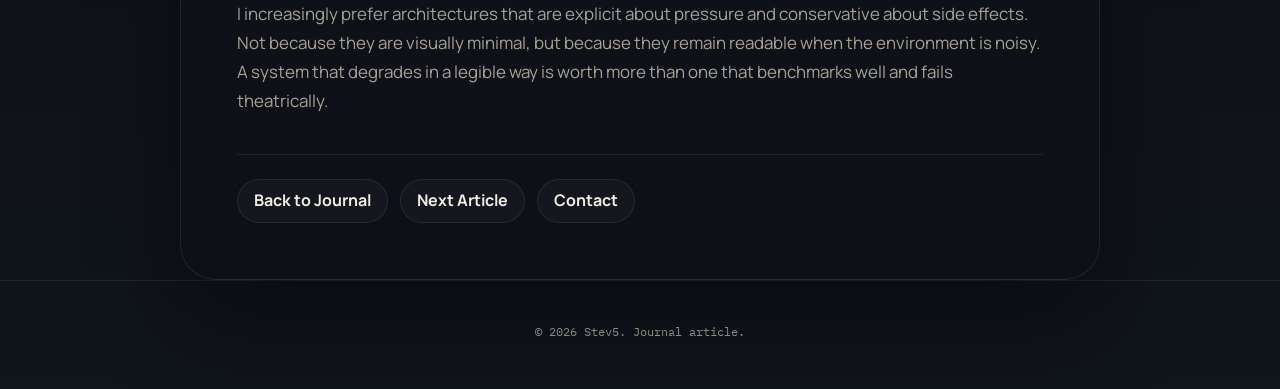
<file: journal/posts/quiet-systems-under-pressure.html>
<!DOCTYPE html>
<html lang="en">
<head>
  <meta charset="UTF-8" />
  <meta name="viewport" content="width=device-width, initial-scale=1" />
  <meta name="author" content="Stev5" />
  <meta name="theme-color" content="#07090d" />
  <meta name="color-scheme" content="dark" />
  <meta name="robots" content="index,follow" />
  <meta
    name="description"
    content="Stev5 Journal: Designing systems that stay quiet under pressure."
  />
  <link rel="canonical" href="https://steve0ne.github.io/journal/posts/quiet-systems-under-pressure.html" />
  <link rel="icon" type="image/svg+xml" href="/assets/img/favicon.svg" />
  <link rel="manifest" href="/assets/site.webmanifest" />
  <meta property="og:type" content="article" />
  <meta property="og:site_name" content="Stev5" />
  <meta property="og:title" content="Designing systems that stay quiet under pressure | Stev5" />
  <meta
    property="og:description"
    content="Stev5 Journal: Designing systems that stay quiet under pressure."
  />
  <meta property="og:url" content="https://steve0ne.github.io/journal/posts/quiet-systems-under-pressure.html" />
  <meta property="og:image" content="https://steve0ne.github.io/assets/img/og-cover.svg" />
  <meta property="og:image:alt" content="Stev5 journal social cover." />
  <meta property="article:author" content="Stev5" />
  <meta property="article:section" content="Systems" />
  <meta name="twitter:card" content="summary_large_image" />
  <meta name="twitter:title" content="Designing systems that stay quiet under pressure | Stev5" />
  <meta
    name="twitter:description"
    content="Stev5 Journal: Designing systems that stay quiet under pressure."
  />
  <meta name="twitter:image" content="https://steve0ne.github.io/assets/img/og-cover.svg" />
  <title>Designing systems that stay quiet under pressure | Stev5</title>
  <link rel="preconnect" href="https://fonts.googleapis.com" />
  <link rel="preconnect" href="https://fonts.gstatic.com" crossorigin />
  <link
    href="https://fonts.googleapis.com/css2?family=IBM+Plex+Mono:wght@400;500;700&family=Manrope:wght@400;500;600;700;800&display=swap"
    rel="stylesheet"
  />
  <link rel="stylesheet" href="../../assets/css/styles.css" />
</head>
<body class="post-page">
  <div class="page-aura aura-a" aria-hidden="true"></div>
  <div class="page-aura aura-b" aria-hidden="true"></div>

  <header class="site-header">
    <div class="container nav-shell">
      <a class="brand" href="../../index.html">Stev5</a>
      <nav class="site-nav" aria-label="Primary">
        <a href="../../index.html">Home</a>
        <a href="../../index.html#work">Work</a>
        <a class="is-active" aria-current="page" href="../index.html">Journal</a>
        <a href="../../index.html#contact">Contact</a>
      </nav>
      <a class="nav-cta" href="mailto:stev5@qq.com?subject=Resume%20Request">Request Resume</a>
    </div>
  </header>

  <main>
    <article class="post-shell reveal-up" data-reveal="0">
      <header class="post-header">
        <p class="breadcrumb"><a href="../../index.html">Home</a> / <a href="../index.html">Journal</a> / Systems</p>
        <p class="post-meta">Draft Essay · Systems · April 2026 · 6 min read</p>
        <h1>Designing systems that stay quiet under pressure</h1>
        <p class="post-dek">
          The systems I trust most are rarely the ones with the loudest architecture. They are the
          ones that keep behaving predictably when traffic rises, queues back up, and operators
          need the failure mode to be obvious.
        </p>
      </header>

      <div class="post-body">
        <p>
          “Quiet” is not the same as simple. A quiet system can still be high-throughput, heavily
          concurrent, and operationally demanding. What makes it quiet is that its behavior is
          understandable under stress. The queue depth means something. The cache boundary is clear.
          The fallback path is visible before the outage, not after it.
        </p>

        <p>
          A lot of system design looks impressive in diagrams and then becomes expensive in
          operations. You can add more subsystems, more choreography, more asynchronous hops, and
          more compensating logic than the real load profile ever asked for. That kind of
          architecture often creates motion before it creates clarity.
        </p>

        <h2>Quiet systems expose the right pressure points</h2>
        <p>
          Under burst traffic, the first question is rarely “Can this system scale forever?” It is
          usually “Where does the pressure go when demand exceeds the happy path?” If the answer is
          vague, the design is still immature.
        </p>

        <ul>
          <li>Queue boundaries should make overload visible instead of smearing it across services.</li>
          <li>Cache layers should reduce hot-path pressure without hiding stale or invalid states.</li>
          <li>Concurrency controls should reject or defer work cleanly, not fail ambiguously.</li>
        </ul>

        <p>
          Once those boundaries are explicit, performance work becomes more honest. You stop
          treating every symptom as a throughput issue and start distinguishing contention, overload,
          and state inconsistency as different classes of problems.
        </p>

        <h2>Operational calm is a design outcome</h2>
        <p>
          Systems feel stable when operators can explain what is happening in plain language. That
          comes from boring but important decisions: constrained state transitions, metrics that map
          to real bottlenecks, and fewer magical retries that hide broken assumptions.
        </p>

        <p>
          I increasingly prefer architectures that are explicit about pressure and conservative about
          side effects. Not because they are visually minimal, but because they remain readable when
          the environment is noisy. A system that degrades in a legible way is worth more than one
          that benchmarks well and fails theatrically.
        </p>
      </div>

      <nav class="post-nav" aria-label="Post navigation">
        <a href="../index.html">Back to Journal</a>
        <a href="./ai-workflows-worth-keeping.html">Next Article</a>
        <a href="../../index.html#contact">Contact</a>
      </nav>
    </article>
  </main>

  <footer class="footer">
    <p>© <span id="year"></span> Stev5. Journal article.</p>
  </footer>

  <script src="../../assets/js/script.js"></script>
</body>
</html>
</file>
<file: assets/css/styles.css>
:root {
  --bg: #090b10;
  --bg-alt: #11141b;
  --surface: rgba(17, 20, 27, 0.7);
  --surface-strong: rgba(20, 24, 32, 0.9);
  --surface-dark: #0e1117;
  --surface-dark-soft: #161a22;
  --text: #f2ede4;
  --text-on-dark: #f2ede4;
  --muted: #a9a195;
  --muted-on-dark: rgba(242, 237, 228, 0.72);
  --line: rgba(255, 255, 255, 0.08);
  --line-strong: rgba(255, 255, 255, 0.14);
  --line-on-dark: rgba(255, 255, 255, 0.12);
  --accent: #98a3ba;
  --accent-soft: rgba(127, 136, 151, 0.14);
  --shadow-soft: 0 18px 42px rgba(0, 0, 0, 0.26);
  --shadow-strong: 0 42px 90px rgba(0, 0, 0, 0.38);
  --radius-xl: 34px;
  --radius-lg: 26px;
  --radius-md: 18px;
  --focus-ring: 0 0 0 4px rgba(152, 163, 186, 0.18);
  --surface-highlight: linear-gradient(180deg, rgba(255, 255, 255, 0.07), rgba(255, 255, 255, 0));
  --scroll-depth: 0;
}

* {
  box-sizing: border-box;
}

html,
body {
  margin: 0;
  padding: 0;
}

html {
  scroll-behavior: smooth;
}

body {
  min-height: 100vh;
  overflow-x: hidden;
  color: var(--text);
  background:
    radial-gradient(circle at 0% 12%, rgba(80, 95, 126, 0.22), transparent 34%),
    radial-gradient(circle at 84% 0%, rgba(112, 98, 82, 0.2), transparent 28%),
    linear-gradient(180deg, #08090d 0%, #0c0f14 42%, #10141b 100%);
  font-family: "Manrope", sans-serif;
  line-height: 1.7;
}

body::before {
  content: "";
  position: fixed;
  inset: 0;
  pointer-events: none;
  z-index: -2;
  background:
    linear-gradient(180deg, rgba(255, 255, 255, 0.02), transparent 16%),
    radial-gradient(circle at 50% 0%, rgba(255, 255, 255, 0.03), transparent 40%);
}

img {
  max-width: 100%;
  display: block;
}

a {
  color: inherit;
}

.page-aura {
  position: fixed;
  pointer-events: none;
  z-index: -1;
  border-radius: 999px;
  filter: blur(96px);
  opacity: 0.65;
  animation: aura-drift 18s ease-in-out infinite alternate;
  transform: translate3d(0, calc(var(--scroll-depth) * -24px), 0);
}

.aura-a {
  width: min(42vw, 460px);
  height: min(42vw, 460px);
  left: -120px;
  top: -120px;
  background: rgba(77, 88, 112, 0.42);
}

.aura-b {
  width: min(38vw, 420px);
  height: min(38vw, 420px);
  right: -80px;
  top: 42vh;
  background: rgba(94, 82, 70, 0.42);
  animation-duration: 24s;
}

@keyframes aura-drift {
  0% {
    transform: translate3d(0, calc(var(--scroll-depth) * -24px), 0) scale(1);
  }

  100% {
    transform: translate3d(0, calc((var(--scroll-depth) * -24px) - 20px), 0) scale(1.06);
  }
}

.container {
  width: min(1180px, 92vw);
  margin: 0 auto;
}

.section {
  padding: 96px 0;
}

.eyebrow,
.section-label,
.note-label,
.credential-label,
.card-index {
  margin: 0;
  font-family: "IBM Plex Mono", monospace;
  font-size: 0.76rem;
  letter-spacing: 0.08em;
  text-transform: uppercase;
}

.eyebrow,
.section-label,
.note-label,
.credential-label {
  color: var(--accent);
}

.site-header {
  position: sticky;
  top: 18px;
  z-index: 20;
  padding-top: 18px;
}

.nav-shell {
  position: relative;
  display: flex;
  align-items: center;
  justify-content: space-between;
  gap: 18px;
  padding: 14px 18px;
  border: 1px solid var(--line);
  border-radius: 999px;
  background: rgba(12, 15, 20, 0.78);
  backdrop-filter: blur(20px);
  box-shadow: 0 18px 38px rgba(0, 0, 0, 0.24);
}

.nav-shell::before {
  content: "";
  position: absolute;
  inset: 1px 1px auto;
  height: 1px;
  border-radius: inherit;
  background: linear-gradient(90deg, transparent, rgba(255, 255, 255, 0.22), transparent);
  pointer-events: none;
}

.brand {
  font-size: 1.02rem;
  font-weight: 800;
  text-decoration: none;
  letter-spacing: -0.06em;
  white-space: nowrap;
}

.site-nav {
  display: flex;
  align-items: center;
  justify-content: center;
  gap: 8px;
  flex: 1;
  flex-wrap: wrap;
}

.site-nav a {
  padding: 8px 12px;
  border-radius: 999px;
  color: var(--muted);
  text-decoration: none;
  font-size: 0.92rem;
  transition: color 0.2s ease, background-color 0.2s ease;
}

.site-nav a:hover,
.site-nav a:focus-visible,
.site-nav a.is-active {
  color: var(--text);
  background: rgba(255, 255, 255, 0.06);
}

.nav-cta,
.btn {
  display: inline-flex;
  align-items: center;
  justify-content: center;
  border-radius: 999px;
  text-decoration: none;
  white-space: nowrap;
  transition: transform 0.22s ease, box-shadow 0.22s ease, background-color 0.22s ease, border-color 0.22s ease;
}

.nav-cta {
  padding: 11px 16px;
  border: 1px solid var(--line);
  background: rgba(255, 255, 255, 0.05);
  font-size: 0.9rem;
  font-weight: 700;
  box-shadow: 0 10px 22px rgba(0, 0, 0, 0.16);
}

.nav-cta:hover,
.nav-cta:focus-visible,
.btn:hover,
.btn:focus-visible,
.contact-links a:hover,
.contact-links a:focus-visible,
.case-logo:hover,
.case-logo:focus-within {
  transform: translateY(-2px);
}

.hero {
  padding-top: 56px;
}

.hero-copy {
  max-width: 760px;
}

.hero-grid {
  display: grid;
  grid-template-columns: minmax(0, 1.35fr) minmax(300px, 0.78fr);
  gap: 28px;
  align-items: end;
}

.hero-copy h1 {
  margin: 14px 0 22px;
  max-width: 10ch;
  font-size: clamp(3.35rem, 8vw, 6.4rem);
  line-height: 0.94;
  letter-spacing: -0.09em;
  text-wrap: balance;
}

.hero-title {
  background: linear-gradient(180deg, rgba(255, 252, 247, 0.98) 0%, rgba(233, 226, 214, 0.92) 48%, rgba(173, 182, 199, 0.82) 100%);
  background-size: 100% 160%;
  -webkit-background-clip: text;
  background-clip: text;
  color: transparent;
  animation: title-sheen 12s ease-in-out infinite;
}

@keyframes title-sheen {
  0%,
  100% {
    background-position: 50% 0%;
  }

  50% {
    background-position: 50% 100%;
  }
}

.hero-lead,
.section-intro,
.case-summary,
.capability-copy,
.background-copy,
.contact-copy,
.note-copy {
  color: var(--muted);
  font-size: 1.05rem;
}

.hero-lead {
  max-width: 37rem;
  font-size: 1.14rem;
  text-wrap: pretty;
}

.hero-actions {
  display: flex;
  gap: 14px;
  flex-wrap: wrap;
  margin-top: 30px;
}

.btn {
  padding: 13px 22px;
  border: 1px solid transparent;
  font-size: 0.96rem;
  font-weight: 700;
}

.btn-primary {
  background: #f3eee5;
  color: #101217;
  box-shadow: 0 18px 34px rgba(0, 0, 0, 0.22);
}

.btn-secondary {
  border-color: var(--line-strong);
  background: rgba(255, 255, 255, 0.03);
  color: var(--text-on-dark);
}

.proof-grid {
  display: grid;
  grid-template-columns: repeat(3, minmax(0, 1fr));
  gap: 14px;
  margin-top: 34px;
}

.proof-card {
  position: relative;
  overflow: hidden;
  padding: 18px 18px 16px;
  border: 1px solid var(--line);
  border-radius: var(--radius-md);
  background:
    linear-gradient(180deg, rgba(255, 255, 255, 0.045), rgba(255, 255, 255, 0.02)),
    radial-gradient(circle at 100% 0%, rgba(152, 163, 186, 0.06), transparent 36%);
  box-shadow: var(--shadow-soft);
  transform: translateY(calc(var(--scroll-depth) * -8px));
}

.proof-card::before,
.hero-note::before,
.case-card::before,
.journal-card::before,
.capability-card::before,
.credential-card::before,
.contact-panel::before {
  content: "";
  position: absolute;
  inset: 1px 1px auto;
  height: 1px;
  background: linear-gradient(90deg, transparent, rgba(255, 255, 255, 0.2), transparent);
  pointer-events: none;
}

.proof-value {
  margin: 0;
  font-size: clamp(1.7rem, 3vw, 2.35rem);
  line-height: 1;
  letter-spacing: -0.06em;
  font-weight: 800;
}

.proof-label {
  margin: 10px 0 0;
  color: var(--muted);
  font-size: 0.88rem;
  line-height: 1.5;
}

.hero-note {
  position: relative;
  overflow: hidden;
  padding: 30px;
  border: 1px solid var(--line);
  border-radius: var(--radius-xl);
  background:
    linear-gradient(180deg, rgba(20, 24, 32, 0.92), rgba(16, 19, 26, 0.98)),
    radial-gradient(circle at 0% 0%, rgba(116, 129, 155, 0.16), transparent 45%);
  box-shadow: var(--shadow-soft);
  transform: translateY(calc(var(--scroll-depth) * -12px));
  animation: panel-breathe 12s ease-in-out infinite;
}

.hero-note::after {
  content: "";
  position: absolute;
  inset: auto -70px -100px auto;
  width: 220px;
  height: 220px;
  border-radius: 999px;
  background: rgba(152, 163, 186, 0.08);
  filter: blur(12px);
}

.hero-note h2 {
  position: relative;
  margin: 12px 0 14px;
  max-width: 10ch;
  font-size: clamp(2rem, 4vw, 3.1rem);
  line-height: 1.02;
  letter-spacing: -0.06em;
}

.note-list {
  position: relative;
  list-style: none;
  padding: 0;
  margin: 24px 0 0;
}

.note-list li {
  padding: 14px 0;
  border-top: 1px solid rgba(255, 255, 255, 0.08);
  color: var(--text-on-dark);
  font-weight: 600;
  line-height: 1.55;
}

.logo-band {
  position: relative;
  overflow: hidden;
  margin-top: 34px;
  border: 1px solid var(--line);
  border-radius: 999px;
  background: rgba(255, 255, 255, 0.03);
  box-shadow: var(--shadow-soft);
  transform: translateY(calc(var(--scroll-depth) * -10px));
}

.logo-band::before {
  content: "";
  position: absolute;
  inset: 0;
  background: linear-gradient(90deg, rgba(9, 11, 16, 0.8), transparent 12%, transparent 88%, rgba(9, 11, 16, 0.8));
  pointer-events: none;
  z-index: 1;
}

.logo-marquee {
  display: flex;
  width: max-content;
  animation: logo-scroll 40s linear infinite;
}

.logo-band:hover .logo-marquee,
.logo-band:focus-within .logo-marquee {
  animation-play-state: paused;
}

.logo-track {
  display: flex;
  gap: 14px;
  padding: 14px;
  position: relative;
  z-index: 0;
}

.logo-pill {
  display: inline-flex;
  align-items: center;
  gap: 10px;
  padding: 10px 14px;
  border: 1px solid rgba(255, 255, 255, 0.08);
  border-radius: 999px;
  background: rgba(255, 255, 255, 0.04);
  color: var(--muted-on-dark);
  font-size: 0.84rem;
  font-weight: 700;
}

.logo-pill img,
.case-logo img {
  width: 18px;
  height: 18px;
  object-fit: contain;
}

.logo-pill img {
  filter: grayscale(1) invert(1);
  opacity: 0.78;
}

@keyframes logo-scroll {
  to {
    transform: translateX(-50%);
  }
}

@keyframes panel-breathe {
  0%,
  100% {
    box-shadow: 0 18px 42px rgba(0, 0, 0, 0.26);
  }

  50% {
    box-shadow: 0 24px 52px rgba(0, 0, 0, 0.34);
  }
}

.section-heading {
  max-width: 760px;
  margin-bottom: 30px;
}

.section-head-row {
  display: flex;
  align-items: end;
  justify-content: space-between;
  gap: 20px;
  margin-bottom: 30px;
}

.section-heading h2,
.background-intro h2,
.contact-panel h2 {
  margin: 10px 0 0;
  font-size: clamp(2.1rem, 4vw, 3.4rem);
  line-height: 1.04;
  letter-spacing: -0.06em;
  text-wrap: balance;
}

.section-heading.narrow {
  max-width: 640px;
}

.section-link {
  display: inline-flex;
  align-items: center;
  justify-content: center;
  min-height: 48px;
  padding: 0 18px;
  border: 1px solid var(--line);
  border-radius: 999px;
  background: rgba(255, 255, 255, 0.03);
  text-decoration: none;
  font-weight: 700;
  white-space: nowrap;
  transition: transform 0.22s ease, border-color 0.22s ease, background-color 0.22s ease;
}

.section-link:hover,
.section-link:focus-visible {
  transform: translateY(-2px);
  border-color: rgba(255, 255, 255, 0.16);
}

.section-intro {
  margin: 16px 0 0;
  max-width: 40rem;
  text-wrap: pretty;
}

.section-emphasis {
  padding-top: 34px;
}

.work-shell {
  position: relative;
  overflow: hidden;
  padding: clamp(28px, 4vw, 48px);
  border-radius: 40px;
  border: 1px solid rgba(255, 255, 255, 0.08);
  background:
    radial-gradient(circle at 0% 0%, rgba(139, 149, 167, 0.12), transparent 28%),
    linear-gradient(180deg, #12151b 0%, #181c23 100%);
  color: var(--text-on-dark);
  box-shadow: var(--shadow-strong);
}

.work-shell::before {
  content: "";
  position: absolute;
  inset: auto -120px -120px auto;
  width: 280px;
  height: 280px;
  border-radius: 999px;
  background: rgba(255, 255, 255, 0.04);
  filter: blur(10px);
}

.work-shell .section-label,
.work-shell .section-intro,
.case-kicker {
  color: var(--muted-on-dark);
}

.work-shell h2,
.case-card h3 {
  color: var(--text-on-dark);
}

.case-grid {
  display: grid;
  grid-template-columns: repeat(2, minmax(0, 1fr));
  gap: 20px;
}

.case-card {
  position: relative;
  overflow: hidden;
  display: flex;
  flex-direction: column;
  justify-content: space-between;
  gap: 24px;
  padding: 28px;
  border: 1px solid var(--line-on-dark);
  border-radius: 30px;
  background: rgba(255, 255, 255, 0.03);
  backdrop-filter: blur(12px);
  transition: transform 0.22s ease, border-color 0.22s ease, background-color 0.22s ease;
}

.case-card:hover,
.case-card:focus-within {
  transform: translateY(-2px);
  border-color: rgba(255, 255, 255, 0.16);
  background: rgba(255, 255, 255, 0.045);
}

.case-kicker {
  margin: 0;
  font-family: "IBM Plex Mono", monospace;
  font-size: 0.76rem;
  letter-spacing: 0.08em;
  text-transform: uppercase;
}

.case-card h3 {
  margin: 12px 0 14px;
  font-size: 1.65rem;
  line-height: 1.15;
  letter-spacing: -0.04em;
}

.case-summary {
  margin: 0;
  color: var(--muted-on-dark);
}

.case-logos {
  display: flex;
  flex-wrap: wrap;
  gap: 10px;
  margin: 22px 0 18px;
}

.case-logo {
  display: inline-flex;
  align-items: center;
  gap: 9px;
  padding: 9px 12px;
  border: 1px solid rgba(255, 255, 255, 0.09);
  border-radius: 999px;
  background: rgba(255, 255, 255, 0.05);
  color: rgba(255, 255, 255, 0.8);
  font-size: 0.78rem;
  font-weight: 700;
  transition: transform 0.2s ease, border-color 0.2s ease;
}

.case-logo img {
  filter: grayscale(1) invert(1);
  opacity: 0.95;
}

.journal-grid {
  display: grid;
  grid-template-columns: repeat(3, minmax(0, 1fr));
  gap: 18px;
}

.journal-card {
  position: relative;
  overflow: hidden;
  display: flex;
  flex-direction: column;
  justify-content: space-between;
  min-height: 260px;
  padding: 28px;
  border: 1px solid var(--line);
  border-radius: var(--radius-lg);
  background:
    linear-gradient(180deg, rgba(20, 23, 30, 0.86), rgba(15, 18, 24, 0.94)),
    radial-gradient(circle at 100% 0%, rgba(152, 163, 186, 0.08), transparent 28%);
  box-shadow: var(--shadow-soft);
  text-decoration: none;
  transition: transform 0.22s ease, border-color 0.22s ease, background-color 0.22s ease;
}

.journal-card:hover,
.journal-card:focus-within {
  transform: translateY(-2px);
  border-color: rgba(255, 255, 255, 0.14);
}

.journal-card:hover h3,
.journal-card:focus-visible h3 {
  color: rgba(255, 255, 255, 0.96);
}

.journal-meta {
  margin: 0;
  font-family: "IBM Plex Mono", monospace;
  font-size: 0.74rem;
  letter-spacing: 0.08em;
  text-transform: uppercase;
  color: var(--accent);
}

.journal-card h3 {
  margin: 16px 0 12px;
  font-size: 1.3rem;
  line-height: 1.2;
  letter-spacing: -0.04em;
  text-wrap: balance;
}

.journal-card p:last-child {
  margin: 0;
  color: var(--muted);
}

.journal-foot {
  margin-top: 24px;
  padding-top: 18px;
  border-top: 1px solid rgba(255, 255, 255, 0.08);
  font-family: "IBM Plex Mono", monospace;
  font-size: 0.72rem;
  letter-spacing: 0.08em;
  text-transform: uppercase;
  color: var(--accent);
}

.journal-hero {
  padding-top: 72px;
}

.journal-hero-copy {
  max-width: 860px;
}

.journal-hero-copy h1,
.post-header h1 {
  margin: 14px 0 18px;
  font-size: clamp(2.9rem, 7vw, 5rem);
  line-height: 0.96;
  letter-spacing: -0.085em;
  text-wrap: balance;
}

.journal-hero-copy p,
.post-dek,
.post-body p,
.post-body li {
  color: var(--muted);
  font-size: 1.06rem;
}

.journal-list {
  display: grid;
  gap: 18px;
  margin-top: 34px;
}

.journal-index-card {
  position: relative;
  overflow: hidden;
  display: grid;
  grid-template-columns: minmax(0, 0.78fr) minmax(220px, 0.22fr);
  gap: 26px;
  padding: 30px;
  border: 1px solid var(--line);
  border-radius: 30px;
  background:
    linear-gradient(180deg, rgba(20, 23, 30, 0.88), rgba(14, 17, 23, 0.96)),
    radial-gradient(circle at 100% 0%, rgba(152, 163, 186, 0.08), transparent 32%);
  box-shadow: var(--shadow-soft);
  text-decoration: none;
  transition: transform 0.22s ease, border-color 0.22s ease, background-color 0.22s ease;
}

.journal-index-card::before,
.post-shell::before {
  content: "";
  position: absolute;
  inset: 1px 1px auto;
  height: 1px;
  background: linear-gradient(90deg, transparent, rgba(255, 255, 255, 0.2), transparent);
  pointer-events: none;
}

.journal-index-card:hover,
.journal-index-card:focus-visible {
  transform: translateY(-2px);
  border-color: rgba(255, 255, 255, 0.14);
}

.journal-index-card h2 {
  margin: 12px 0 14px;
  font-size: clamp(1.8rem, 3vw, 2.35rem);
  line-height: 1.08;
  letter-spacing: -0.055em;
  text-wrap: balance;
}

.journal-index-card p {
  margin: 0;
}

.journal-index-meta,
.post-meta,
.breadcrumb {
  font-family: "IBM Plex Mono", monospace;
  font-size: 0.76rem;
  letter-spacing: 0.08em;
  text-transform: uppercase;
  color: var(--accent);
}

.journal-index-summary {
  margin-top: 12px;
  color: var(--muted);
}

.journal-index-side {
  display: flex;
  flex-direction: column;
  justify-content: space-between;
  gap: 16px;
  padding-left: 18px;
  border-left: 1px solid rgba(255, 255, 255, 0.08);
}

.journal-index-side strong {
  font-size: 1rem;
}

.journal-index-side span {
  color: var(--muted);
  font-size: 0.9rem;
}

.post-page {
  min-height: 100vh;
}

.post-shell {
  position: relative;
  overflow: hidden;
  max-width: 920px;
  margin: 72px auto 0;
  padding: clamp(28px, 5vw, 56px);
  border: 1px solid var(--line);
  border-radius: 36px;
  background:
    linear-gradient(180deg, rgba(20, 24, 32, 0.92), rgba(13, 16, 22, 0.98)),
    radial-gradient(circle at 100% 0%, rgba(152, 163, 186, 0.1), transparent 26%);
  box-shadow: var(--shadow-strong);
}

.post-header {
  padding-bottom: 28px;
  border-bottom: 1px solid rgba(255, 255, 255, 0.08);
}

.post-meta {
  display: inline-flex;
  flex-wrap: wrap;
  gap: 14px;
}

.post-dek {
  margin: 18px 0 0;
  max-width: 40rem;
  text-wrap: pretty;
}

.post-body {
  margin-top: 34px;
}

.post-body h2 {
  margin: 34px 0 14px;
  font-size: clamp(1.5rem, 3vw, 2rem);
  letter-spacing: -0.04em;
}

.post-body p {
  margin: 0 0 18px;
}

.post-body ul {
  margin: 0 0 18px;
  padding-left: 20px;
  display: grid;
  gap: 10px;
}

.post-nav {
  display: flex;
  flex-wrap: wrap;
  gap: 12px;
  margin-top: 38px;
  padding-top: 24px;
  border-top: 1px solid rgba(255, 255, 255, 0.08);
}

.post-nav a,
.breadcrumb a {
  color: inherit;
  text-decoration: none;
}

.post-nav a {
  display: inline-flex;
  align-items: center;
  justify-content: center;
  min-height: 44px;
  padding: 0 16px;
  border: 1px solid var(--line);
  border-radius: 999px;
  background: rgba(255, 255, 255, 0.03);
  font-weight: 700;
  transition: transform 0.22s ease, border-color 0.22s ease;
}

.post-nav a:hover,
.post-nav a:focus-visible {
  transform: translateY(-2px);
  border-color: rgba(255, 255, 255, 0.16);
}

.case-list {
  margin: 0;
  padding-left: 18px;
  display: grid;
  gap: 8px;
  color: rgba(255, 255, 255, 0.8);
}

.case-result {
  padding-top: 22px;
  border-top: 1px solid rgba(255, 255, 255, 0.08);
}

.result-value {
  margin: 0;
  font-size: clamp(2.4rem, 4.4vw, 3.5rem);
  line-height: 0.95;
  letter-spacing: -0.08em;
  font-weight: 800;
}

.result-label {
  margin: 10px 0 0;
  max-width: 20ch;
  color: var(--muted-on-dark);
  font-size: 0.9rem;
}

.capability-grid {
  display: grid;
  grid-template-columns: repeat(3, minmax(0, 1fr));
  gap: 18px;
}

.capability-card,
.credential-card,
.contact-panel {
  position: relative;
  overflow: hidden;
  border: 1px solid var(--line);
  border-radius: var(--radius-lg);
  background:
    linear-gradient(180deg, rgba(255, 255, 255, 0.035), rgba(255, 255, 255, 0.02)),
    radial-gradient(circle at 100% 0%, rgba(152, 163, 186, 0.05), transparent 26%);
  box-shadow: var(--shadow-soft);
}

.capability-card {
  padding: 28px;
}

.card-index {
  color: var(--accent);
}

.capability-card h3 {
  margin: 18px 0 10px;
  font-size: 1.3rem;
  letter-spacing: -0.04em;
}

.capability-card p {
  margin: 0;
}

.background-layout {
  display: grid;
  grid-template-columns: minmax(0, 0.9fr) minmax(0, 1.1fr);
  gap: 20px;
  align-items: start;
}

.background-intro {
  position: sticky;
  top: 118px;
}

.background-copy {
  margin: 18px 0 0;
  max-width: 31rem;
}

.trust-list {
  display: flex;
  flex-wrap: wrap;
  gap: 10px;
  margin-top: 24px;
}

.trust-list span {
  padding: 10px 14px;
  border: 1px solid var(--line);
  border-radius: 999px;
  background: rgba(255, 255, 255, 0.04);
  color: var(--text-on-dark);
  font-size: 0.82rem;
  font-weight: 700;
}

.credential-grid {
  display: grid;
  gap: 18px;
}

.credential-card {
  padding: 28px;
}

.credential-item + .credential-item {
  margin-top: 18px;
}

.credential-item {
  padding-top: 18px;
  border-top: 1px solid rgba(255, 255, 255, 0.08);
}

.credential-item span {
  display: block;
  color: var(--muted);
  font-size: 0.84rem;
}

.credential-item strong {
  display: block;
  margin-top: 5px;
  font-size: 1rem;
  line-height: 1.5;
}

.credential-list {
  margin: 18px 0 0;
  padding-left: 18px;
  display: grid;
  gap: 10px;
  color: var(--muted);
}

.contact-section {
  padding-top: 70px;
}

.contact-panel {
  padding: clamp(30px, 4.6vw, 54px);
  background:
    linear-gradient(180deg, rgba(20, 24, 32, 0.92), rgba(16, 19, 26, 0.98)),
    radial-gradient(circle at 100% 0%, rgba(127, 136, 151, 0.14), transparent 26%);
}

.contact-copy {
  margin: 18px 0 0;
  max-width: 38rem;
}

.contact-links {
  display: flex;
  flex-wrap: wrap;
  gap: 14px;
  margin-top: 28px;
}

.contact-links a {
  display: inline-flex;
  align-items: center;
  justify-content: center;
  min-height: 50px;
  padding: 0 18px;
  border: 1px solid var(--line-strong);
  border-radius: 16px;
  background: rgba(255, 255, 255, 0.03);
  text-decoration: none;
  font-weight: 700;
  transition: transform 0.22s ease, box-shadow 0.22s ease, background-color 0.22s ease;
}

.footer {
  padding: 28px 0 34px;
  border-top: 1px solid rgba(255, 255, 255, 0.08);
  color: var(--muted);
  text-align: center;
  font-family: "IBM Plex Mono", monospace;
  font-size: 0.78rem;
}

.reveal-up {
  opacity: 0;
  transform: translateY(32px) scale(0.985);
  filter: blur(10px);
  transition:
    opacity 0.9s cubic-bezier(0.2, 0.8, 0.2, 1),
    transform 0.9s cubic-bezier(0.2, 0.8, 0.2, 1),
    filter 0.9s cubic-bezier(0.2, 0.8, 0.2, 1);
  transition-delay: var(--reveal-delay, 0ms);
}

.reveal-up.is-visible {
  opacity: 1;
  transform: translateY(0) scale(1);
  filter: blur(0);
}

:focus-visible {
  outline: none;
  box-shadow: var(--focus-ring);
}

@media (max-width: 1120px) {
  .hero-grid,
  .background-layout,
  .capability-grid,
  .case-grid,
  .journal-grid {
    grid-template-columns: 1fr;
  }

  .journal-index-card {
    grid-template-columns: 1fr;
  }

  .journal-index-side {
    padding-left: 0;
    padding-top: 16px;
    border-left: 0;
    border-top: 1px solid rgba(255, 255, 255, 0.08);
  }

  .background-intro {
    position: static;
  }

  .proof-grid {
    grid-template-columns: repeat(3, minmax(0, 1fr));
  }
}

@media (max-width: 820px) {
  .site-header {
    top: 10px;
    padding-top: 10px;
  }

  .nav-shell {
    flex-direction: column;
    align-items: stretch;
    border-radius: 28px;
  }

  .site-nav {
    justify-content: flex-start;
  }

  .nav-cta {
    width: 100%;
  }

  .hero {
    padding-top: 38px;
  }

  .section {
    padding: 78px 0;
  }

  .proof-grid,
  .contact-links {
    grid-template-columns: 1fr;
  }

  .proof-grid {
    grid-template-columns: 1fr;
  }

  .section-head-row {
    align-items: start;
    flex-direction: column;
  }
}

@media (max-width: 620px) {
  .container {
    width: min(1180px, 94vw);
  }

  .hero-copy h1 {
    max-width: 12ch;
    font-size: clamp(2.8rem, 15vw, 4rem);
  }

  .section-heading h2,
  .background-intro h2,
  .contact-panel h2,
  .hero-note h2 {
    font-size: clamp(1.8rem, 9vw, 2.5rem);
  }

  .hero-actions,
  .contact-links {
    flex-direction: column;
    align-items: stretch;
  }

  .btn,
  .contact-links a {
    width: 100%;
  }

  .logo-track {
    gap: 10px;
    padding: 12px;
  }

  .logo-pill {
    padding: 9px 12px;
  }

  .work-shell,
  .hero-note,
  .contact-panel,
  .credential-card,
  .capability-card {
    border-radius: 22px;
  }
}

@media (prefers-reduced-motion: reduce) {
  html {
    scroll-behavior: auto;
  }

  *,
  *::before,
  *::after {
    animation: none !important;
    transition-duration: 0s !important;
  }

  .reveal-up {
    opacity: 1;
    transform: none;
    filter: none;
  }
}
</file>
